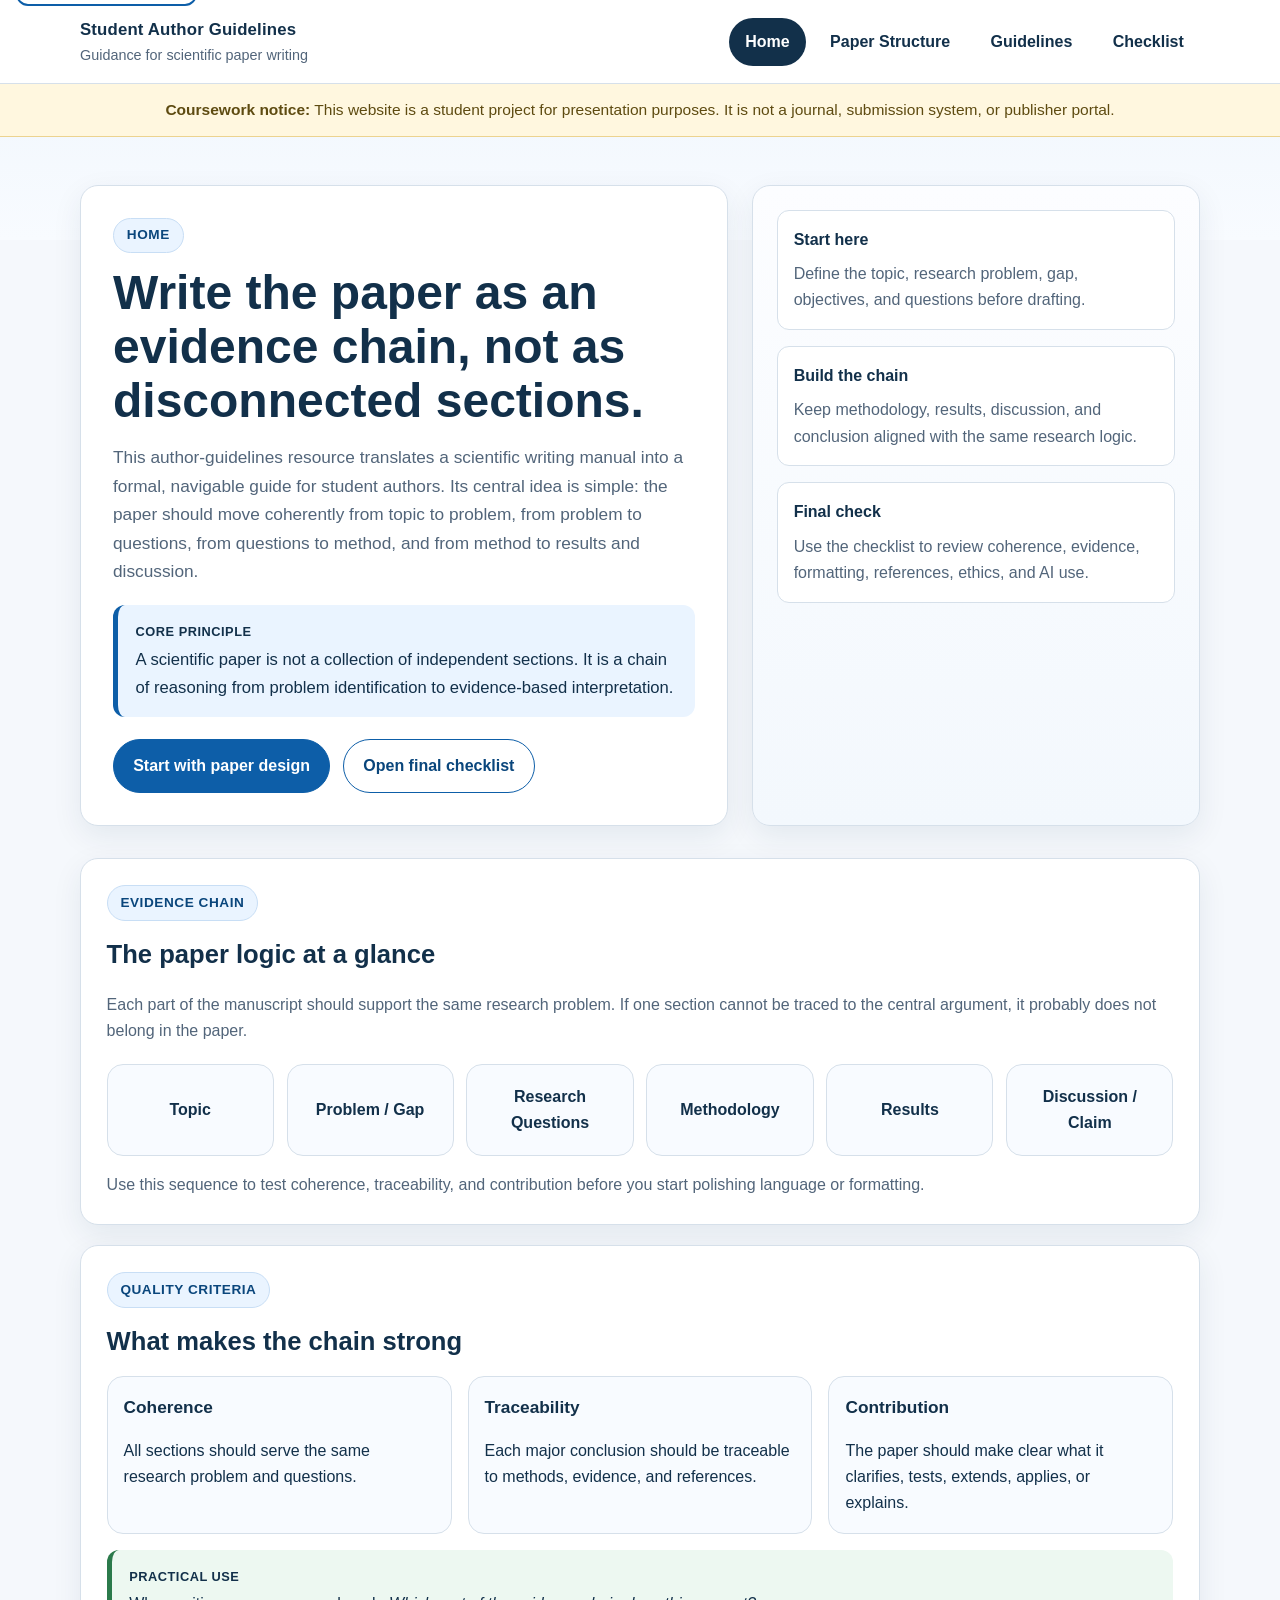
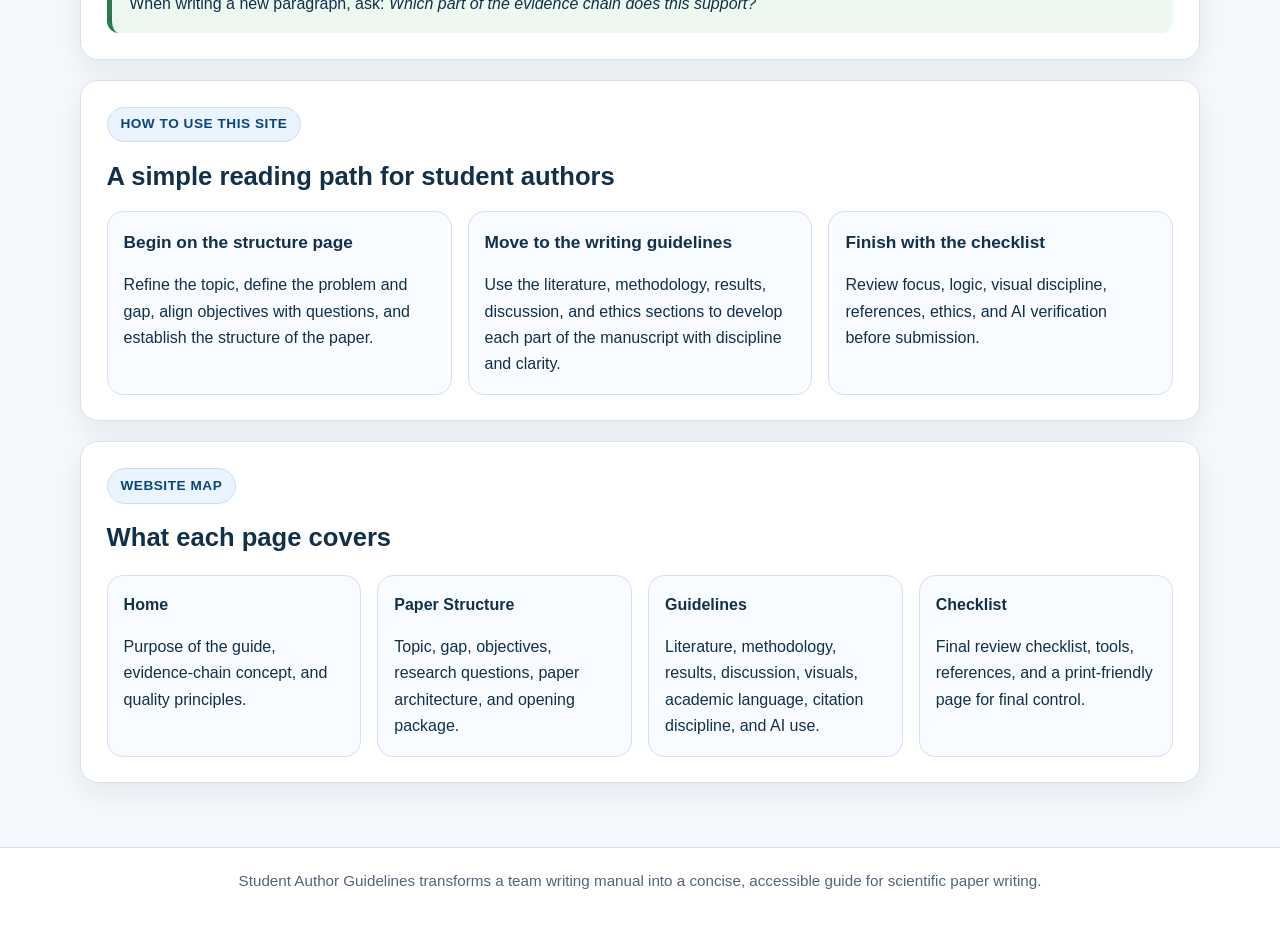
<file: docs/index.html>
<!doctype html>
<html lang="en">

<head>
  <meta charset="utf-8">
  <meta name="viewport" content="width=device-width, initial-scale=1">
  <title>Student Author Guidelines | Home</title>
  <meta name="description" content="Student author guidelines for scientific paper writing.">
  <link rel="stylesheet" href="styles.css">
</head>

<body>
  <a class="skip-link" href="#main-content">Skip to main content</a>

  <header class="site-header">
    <div class="container header-inner">
      <a class="brand" href="index.html">
        <span class="brand-title">Student Author Guidelines</span>
        <span class="brand-subtitle">Guidance for scientific paper writing</span>
      </a>

      <nav class="main-nav" aria-label="Primary navigation">
        <a href="index.html" aria-current="page">Home</a>
        <a href="paper-structure.html">Paper Structure</a>
        <a href="guidelines.html">Guidelines</a>
        <a href="checklist.html">Checklist</a>
      </nav>
    </div>
  </header>

  <div class="notice-bar">
    <div class="container">
      <strong>Coursework notice:</strong> This website is a student project for presentation purposes. It is not a
      journal, submission system, or publisher portal.
    </div>
  </div>

  <main id="main-content">
    <section class="hero">
      <div class="container hero-grid">
        <div class="panel hero-panel">
          <span class="kicker">Home</span>
          <h1>Write the paper as an evidence chain, not as disconnected sections.</h1>
          <p class="lead">
            This author-guidelines resource translates a scientific writing manual into a formal,
            navigable guide for student authors. Its central idea is simple: the paper should move
            coherently from topic to problem, from problem to questions, from questions to method, and
            from method to results and discussion.
          </p>

          <div class="callout">
            <strong class="label">Core principle</strong>
            <p class="quote-block">
              A scientific paper is not a collection of independent sections. It is a chain of reasoning
              from problem identification to evidence-based interpretation.
            </p>
          </div>

          <div class="hero-actions">
            <a class="button primary" href="paper-structure.html">Start with paper design</a>
            <a class="button secondary" href="checklist.html">Open final checklist</a>
          </div>
        </div>

        <aside class="panel hero-side" aria-label="Quick start">
          <div class="quick-facts">
            <div class="fact-card">
              <h2>Start here</h2>
              <p>Define the topic, research problem, gap, objectives, and questions before drafting.</p>
            </div>
            <div class="fact-card">
              <h2>Build the chain</h2>
              <p>Keep methodology, results, discussion, and conclusion aligned with the same research logic.</p>
            </div>
            <div class="fact-card">
              <h2>Final check</h2>
              <p>Use the checklist to review coherence, evidence, formatting, references, ethics, and AI use.</p>
            </div>
          </div>
        </aside>
      </div>
    </section>

    <section class="page-layout">
      <div class="container content-stack">
        <section class="panel section-card" aria-labelledby="evidence-chain-heading">
          <span class="kicker">Evidence chain</span>
          <h2 id="evidence-chain-heading">The paper logic at a glance</h2>
          <p class="intro-text">
            Each part of the manuscript should support the same research problem. If one section cannot be
            traced to the central argument, it probably does not belong in the paper.
          </p>

          <div class="chain" aria-label="Scientific paper evidence chain">
            <div class="chain-step">Topic</div>
            <div class="chain-step">Problem / Gap</div>
            <div class="chain-step">Research Questions</div>
            <div class="chain-step">Methodology</div>
            <div class="chain-step">Results</div>
            <div class="chain-step">Discussion / Claim</div>
          </div>

          <p class="chain-note">
            Use this sequence to test coherence, traceability, and contribution before you start polishing
            language or formatting.
          </p>
        </section>

        <section class="panel section-card" aria-labelledby="principles-heading">
          <span class="kicker">Quality criteria</span>
          <h2 id="principles-heading">What makes the chain strong</h2>

          <div class="card-grid three">
            <article class="info-card">
              <h3>Coherence</h3>
              <p>All sections should serve the same research problem and questions.</p>
            </article>

            <article class="info-card">
              <h3>Traceability</h3>
              <p>Each major conclusion should be traceable to methods, evidence, and references.</p>
            </article>

            <article class="info-card">
              <h3>Contribution</h3>
              <p>The paper should make clear what it clarifies, tests, extends, applies, or explains.</p>
            </article>
          </div>

          <div class="callout success">
            <strong class="label">Practical use</strong>
            When writing a new paragraph, ask: <em>Which part of the evidence chain does this support?</em>
          </div>
        </section>

        <section class="panel section-card" aria-labelledby="how-to-use-heading">
          <span class="kicker">How to use this site</span>
          <h2 id="how-to-use-heading">A simple reading path for student authors</h2>

          <div class="card-grid three">
            <article class="info-card">
              <h3>Begin on the structure page</h3>
              <p>
                Refine the topic, define the problem and gap, align objectives with questions, and establish
                the structure of the paper.
              </p>
            </article>

            <article class="info-card">
              <h3>Move to the writing guidelines</h3>
              <p>
                Use the literature, methodology, results, discussion, and ethics sections to develop each
                part of the manuscript with discipline and clarity.
              </p>
            </article>

            <article class="info-card">
              <h3>Finish with the checklist</h3>
              <p>
                Review focus, logic, visual discipline, references, ethics, and AI verification before submission.
              </p>
            </article>
          </div>
        </section>

        <section class="panel section-card" aria-labelledby="site-map-heading">
          <span class="kicker">Website map</span>
          <h2 id="site-map-heading">What each page covers</h2>

          <div class="site-map-grid">
            <article class="site-map-card">
              <h3>Home</h3>
              <p>Purpose of the guide, evidence-chain concept, and quality principles.</p>
            </article>

            <article class="site-map-card">
              <h3>Paper Structure</h3>
              <p>Topic, gap, objectives, research questions, paper architecture, and opening package.</p>
            </article>

            <article class="site-map-card">
              <h3>Guidelines</h3>
              <p>Literature, methodology, results, discussion, visuals, academic language, citation discipline, and AI
                use.</p>
            </article>

            <article class="site-map-card">
              <h3>Checklist</h3>
              <p>Final review checklist, tools, references, and a print-friendly page for final control.</p>
            </article>
          </div>
        </section>
      </div>
    </section>
  </main>

  <footer class="footer">
    <div class="container">
      Student Author Guidelines transforms a team writing manual into a concise, accessible guide for scientific paper
      writing.
    </div>
  </footer>
</body>

</html>
</file>
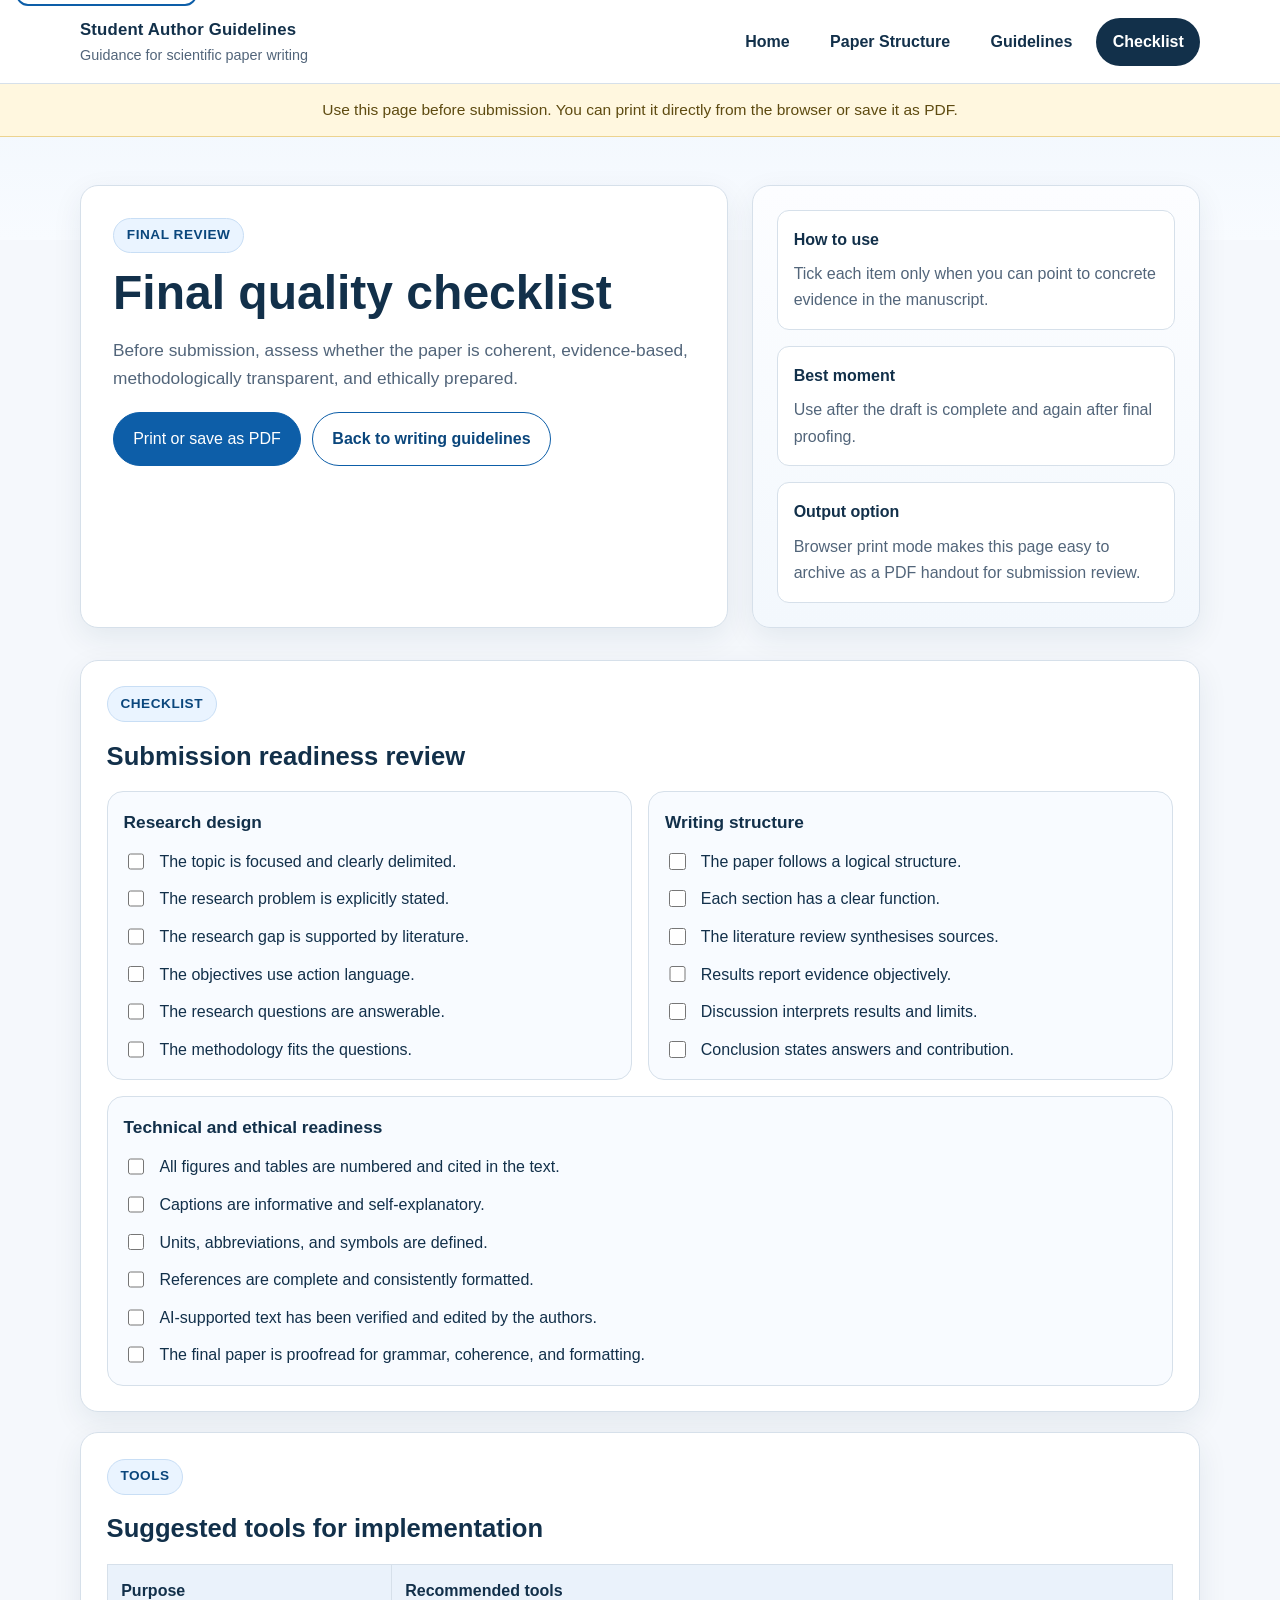
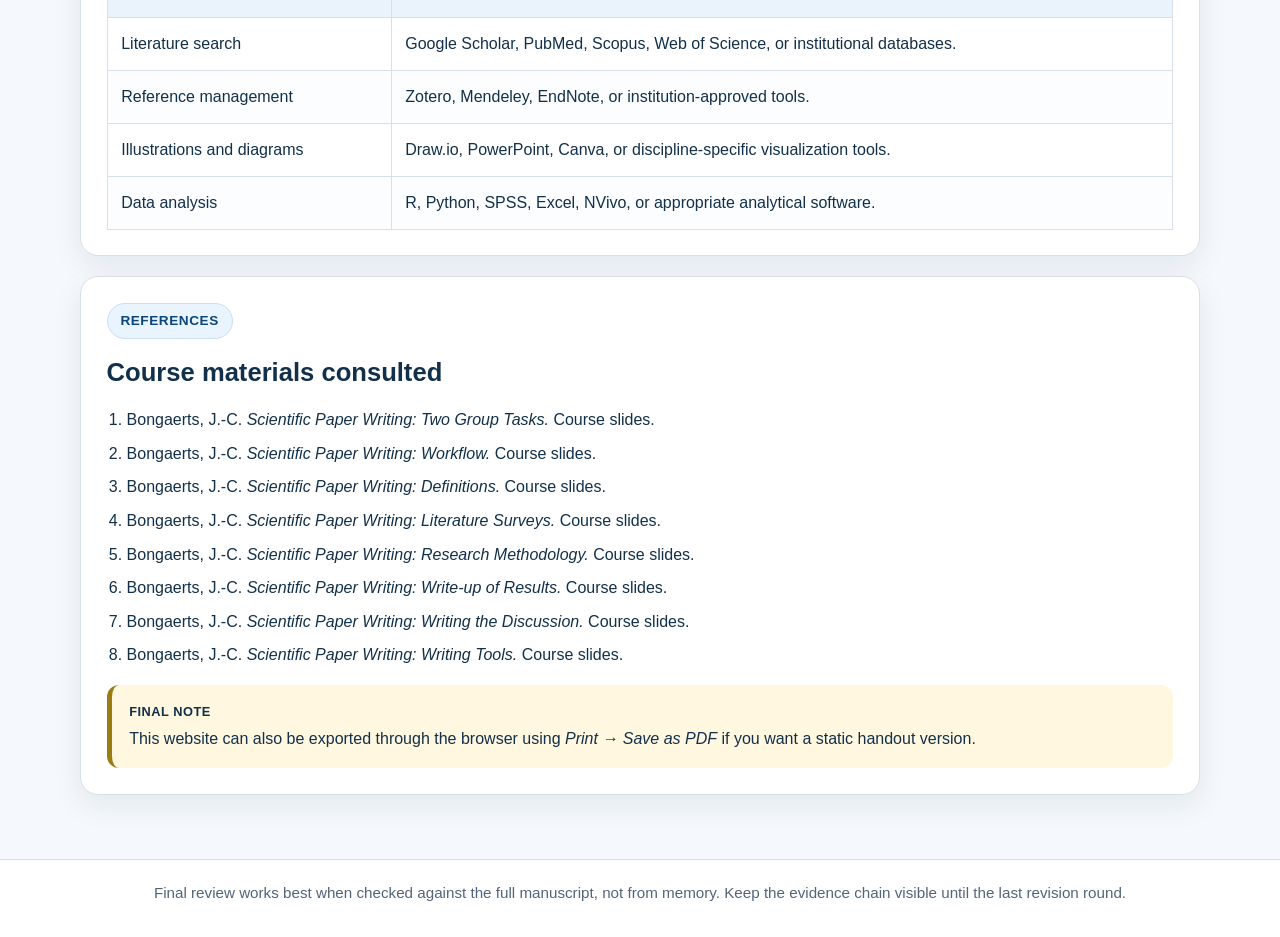
<file: docs/checklist.html>
<!doctype html>
<html lang="en">

<head>
  <meta charset="utf-8">
  <meta name="viewport" content="width=device-width, initial-scale=1">
  <title>Student Author Guidelines | Checklist</title>
  <meta name="description" content="Final quality checklist, tools, references, and print-friendly review page.">
  <link rel="stylesheet" href="styles.css">
</head>

<body>
  <a class="skip-link" href="#main-content">Skip to main content</a>

  <header class="site-header">
    <div class="container header-inner">
      <a class="brand" href="index.html">
        <span class="brand-title">Student Author Guidelines</span>
        <span class="brand-subtitle">Guidance for scientific paper writing</span>
      </a>

      <nav class="main-nav" aria-label="Primary navigation">
        <a href="index.html">Home</a>
        <a href="paper-structure.html">Paper Structure</a>
        <a href="guidelines.html">Guidelines</a>
        <a href="checklist.html" aria-current="page">Checklist</a>
      </nav>
    </div>
  </header>

  <div class="notice-bar">
    <div class="container">
      Use this page before submission. You can print it directly from the browser or save it as PDF.
    </div>
  </div>

  <main id="main-content">
    <section class="hero">
      <div class="container hero-grid">
        <div class="panel hero-panel">
          <span class="kicker">Final review</span>
          <h1>Final quality checklist</h1>
          <p class="lead">
            Before submission, assess whether the paper is coherent, evidence-based, methodologically transparent,
            and ethically prepared.
          </p>

          <div class="toolbar">
            <button class="button primary print-button" type="button" onclick="window.print()">Print or save as
              PDF</button>
            <a class="button secondary" href="guidelines.html">Back to writing guidelines</a>
          </div>
        </div>

        <aside class="panel hero-side" aria-label="Checklist help">
          <div class="quick-facts">
            <div class="fact-card">
              <h2>How to use</h2>
              <p>Tick each item only when you can point to concrete evidence in the manuscript.</p>
            </div>
            <div class="fact-card">
              <h2>Best moment</h2>
              <p>Use after the draft is complete and again after final proofing.</p>
            </div>
            <div class="fact-card">
              <h2>Output option</h2>
              <p>Browser print mode makes this page easy to archive as a PDF handout for submission review.</p>
            </div>
          </div>
        </aside>
      </div>
    </section>

    <section class="page-layout">
      <div class="container content-stack">
        <section class="panel section-card" id="checklist">
          <span class="kicker">Checklist</span>
          <h2>Submission readiness review</h2>

          <div class="checklist-grid">
            <section class="checklist-card" aria-labelledby="research-design-heading">
              <h3 id="research-design-heading">Research design</h3>
              <div class="checkbox-list">
                <label class="checkbox-item"><input type="checkbox"> <span>The topic is focused and clearly
                    delimited.</span></label>
                <label class="checkbox-item"><input type="checkbox"> <span>The research problem is explicitly
                    stated.</span></label>
                <label class="checkbox-item"><input type="checkbox"> <span>The research gap is supported by
                    literature.</span></label>
                <label class="checkbox-item"><input type="checkbox"> <span>The objectives use action
                    language.</span></label>
                <label class="checkbox-item"><input type="checkbox"> <span>The research questions are
                    answerable.</span></label>
                <label class="checkbox-item"><input type="checkbox"> <span>The methodology fits the
                    questions.</span></label>
              </div>
            </section>

            <section class="checklist-card" aria-labelledby="writing-structure-heading">
              <h3 id="writing-structure-heading">Writing structure</h3>
              <div class="checkbox-list">
                <label class="checkbox-item"><input type="checkbox"> <span>The paper follows a logical
                    structure.</span></label>
                <label class="checkbox-item"><input type="checkbox"> <span>Each section has a clear
                    function.</span></label>
                <label class="checkbox-item"><input type="checkbox"> <span>The literature review synthesises
                    sources.</span></label>
                <label class="checkbox-item"><input type="checkbox"> <span>Results report evidence
                    objectively.</span></label>
                <label class="checkbox-item"><input type="checkbox"> <span>Discussion interprets results and
                    limits.</span></label>
                <label class="checkbox-item"><input type="checkbox"> <span>Conclusion states answers and
                    contribution.</span></label>
              </div>
            </section>
          </div>

          <section class="checklist-card" aria-labelledby="technical-ethical-heading" style="margin-top: 1rem;">
            <h3 id="technical-ethical-heading">Technical and ethical readiness</h3>
            <div class="checkbox-list">
              <label class="checkbox-item"><input type="checkbox"> <span>All figures and tables are numbered and cited
                  in the text.</span></label>
              <label class="checkbox-item"><input type="checkbox"> <span>Captions are informative and
                  self-explanatory.</span></label>
              <label class="checkbox-item"><input type="checkbox"> <span>Units, abbreviations, and symbols are
                  defined.</span></label>
              <label class="checkbox-item"><input type="checkbox"> <span>References are complete and consistently
                  formatted.</span></label>
              <label class="checkbox-item"><input type="checkbox"> <span>AI-supported text has been verified and edited
                  by the authors.</span></label>
              <label class="checkbox-item"><input type="checkbox"> <span>The final paper is proofread for grammar,
                  coherence, and formatting.</span></label>
            </div>
          </section>
        </section>

        <section class="panel section-card" id="tools">
          <span class="kicker">Tools</span>
          <h2>Suggested tools for implementation</h2>
          <div class="table-wrap">
            <table class="data-table">
              <thead>
                <tr>
                  <th>Purpose</th>
                  <th>Recommended tools</th>
                </tr>
              </thead>
              <tbody>
                <tr>
                  <td>Literature search</td>
                  <td>Google Scholar, PubMed, Scopus, Web of Science, or institutional databases.</td>
                </tr>
                <tr>
                  <td>Reference management</td>
                  <td>Zotero, Mendeley, EndNote, or institution-approved tools.</td>
                </tr>
                <tr>
                  <td>Illustrations and diagrams</td>
                  <td>Draw.io, PowerPoint, Canva, or discipline-specific visualization tools.</td>
                </tr>
                <tr>
                  <td>Data analysis</td>
                  <td>R, Python, SPSS, Excel, NVivo, or appropriate analytical software.</td>
                </tr>
              </tbody>
            </table>
          </div>
        </section>

        <section class="panel section-card" id="references">
          <span class="kicker">References</span>
          <h2>Course materials consulted</h2>
          <ol class="reference-list">
            <li>Bongaerts, J.-C. <em>Scientific Paper Writing: Two Group Tasks.</em> Course slides.</li>
            <li>Bongaerts, J.-C. <em>Scientific Paper Writing: Workflow.</em> Course slides.</li>
            <li>Bongaerts, J.-C. <em>Scientific Paper Writing: Definitions.</em> Course slides.</li>
            <li>Bongaerts, J.-C. <em>Scientific Paper Writing: Literature Surveys.</em> Course slides.</li>
            <li>Bongaerts, J.-C. <em>Scientific Paper Writing: Research Methodology.</em> Course slides.</li>
            <li>Bongaerts, J.-C. <em>Scientific Paper Writing: Write-up of Results.</em> Course slides.</li>
            <li>Bongaerts, J.-C. <em>Scientific Paper Writing: Writing the Discussion.</em> Course slides.</li>
            <li>Bongaerts, J.-C. <em>Scientific Paper Writing: Writing Tools.</em> Course slides.</li>
          </ol>

          <div class="callout warn">
            <strong class="label">Final note</strong>
            This website can also be exported through the browser using <em>Print → Save as PDF</em> if you want a
            static handout version.
          </div>
        </section>
      </div>
    </section>
  </main>

  <footer class="footer">
    <div class="container">
      Final review works best when checked against the full manuscript, not from memory. Keep the evidence chain visible
      until the last revision round.
    </div>
  </footer>
</body>

</html>
</file>
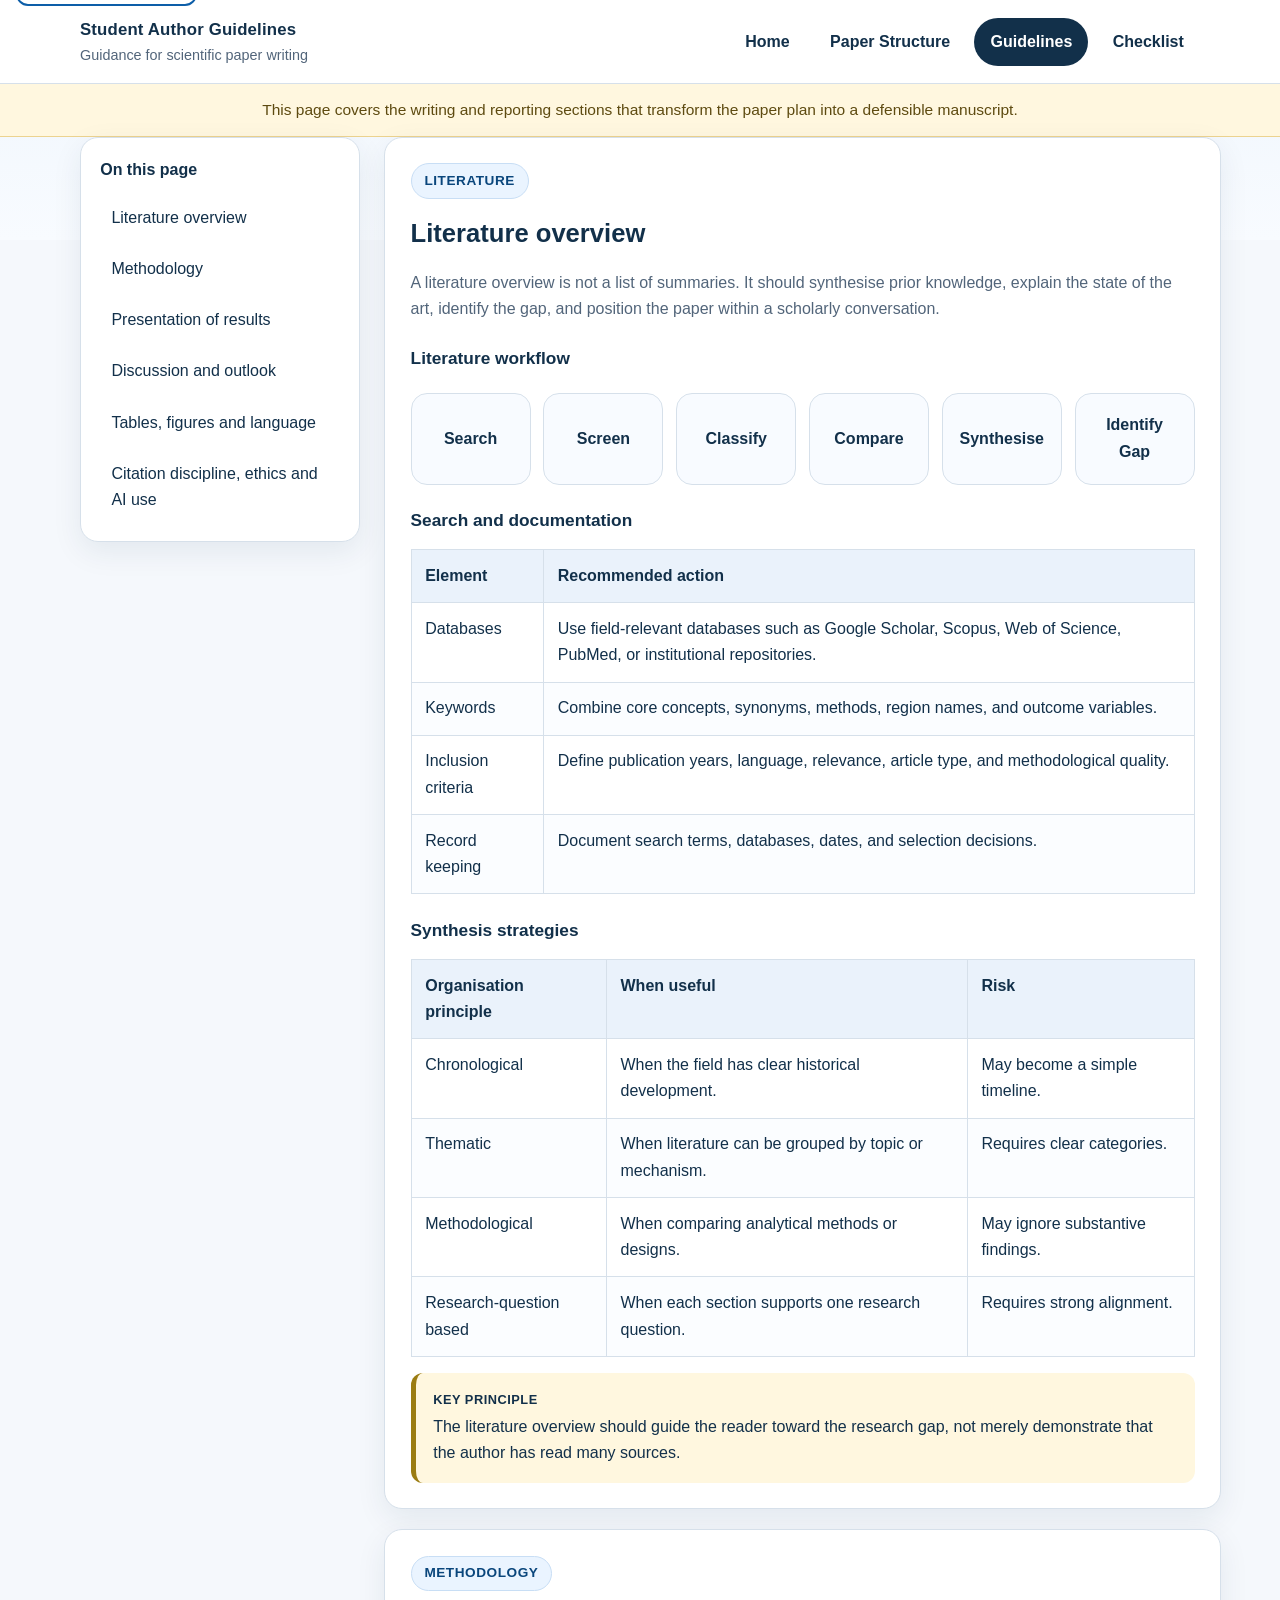
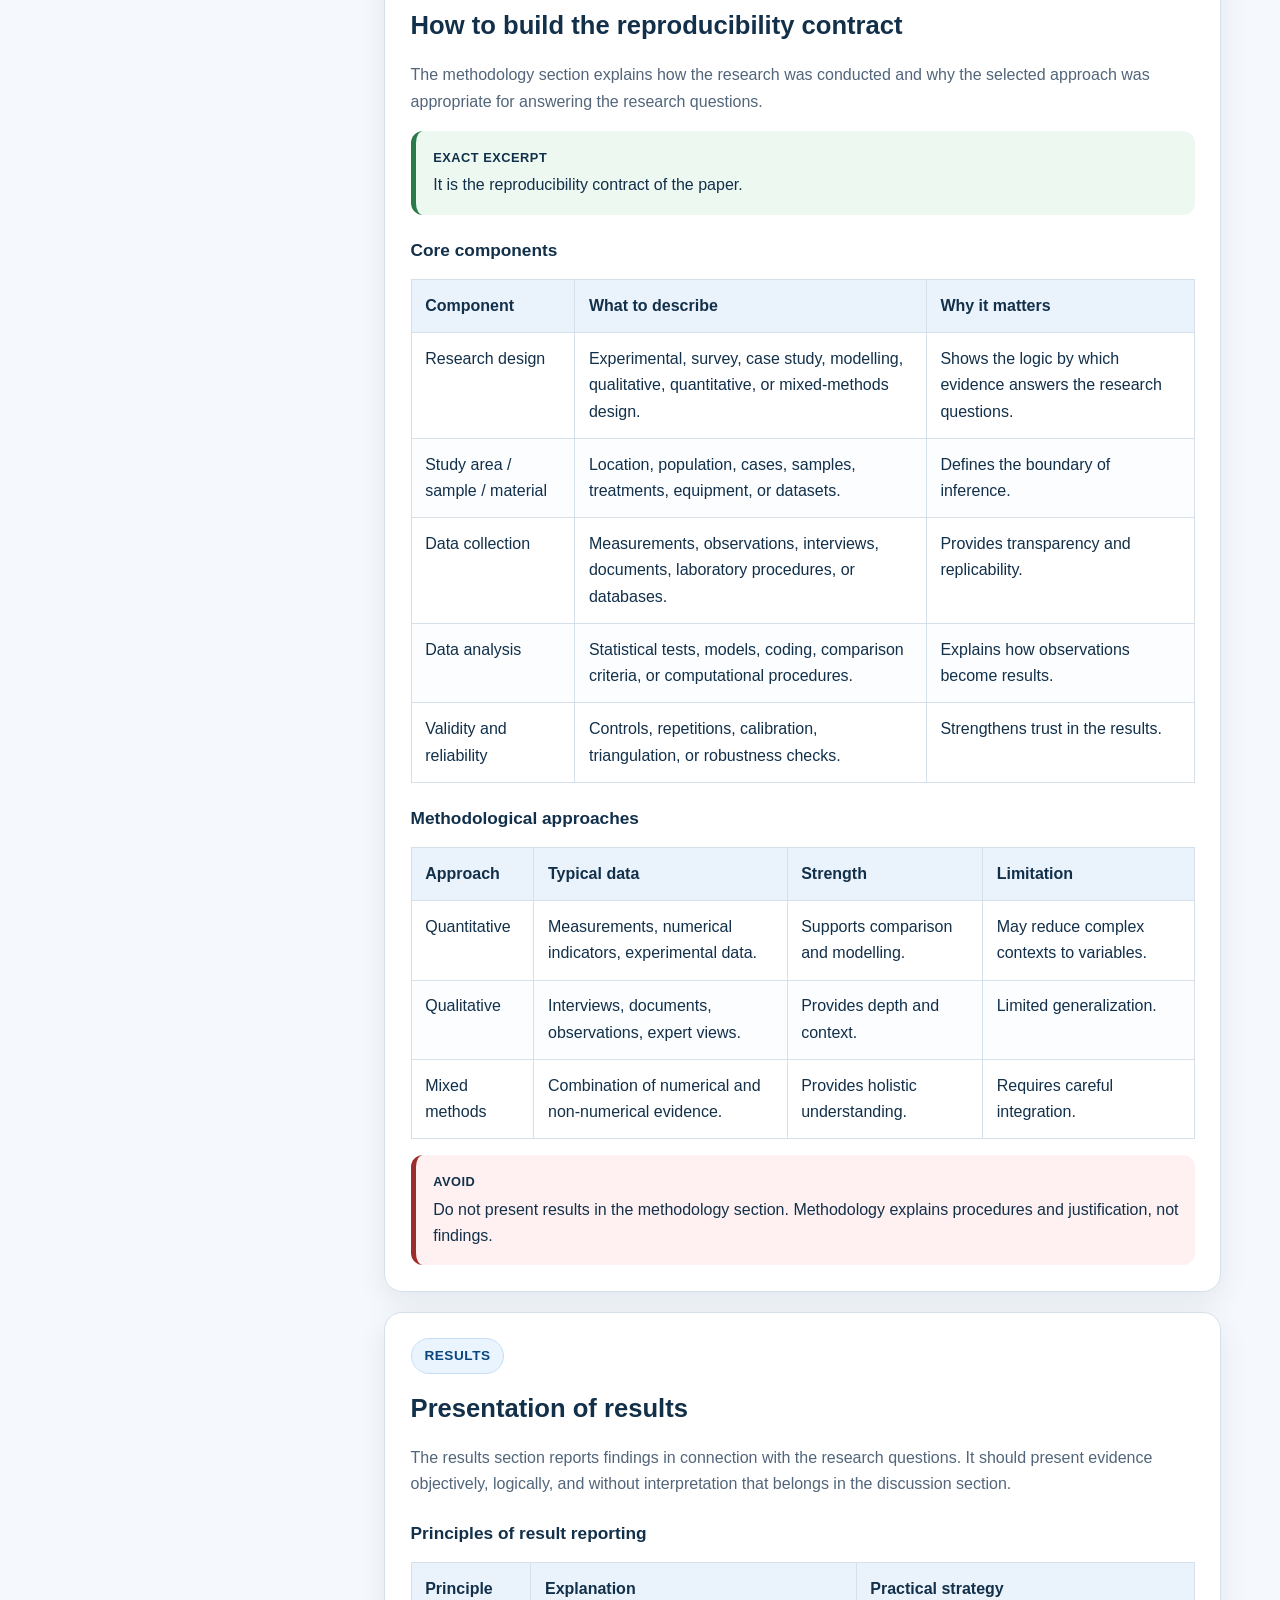
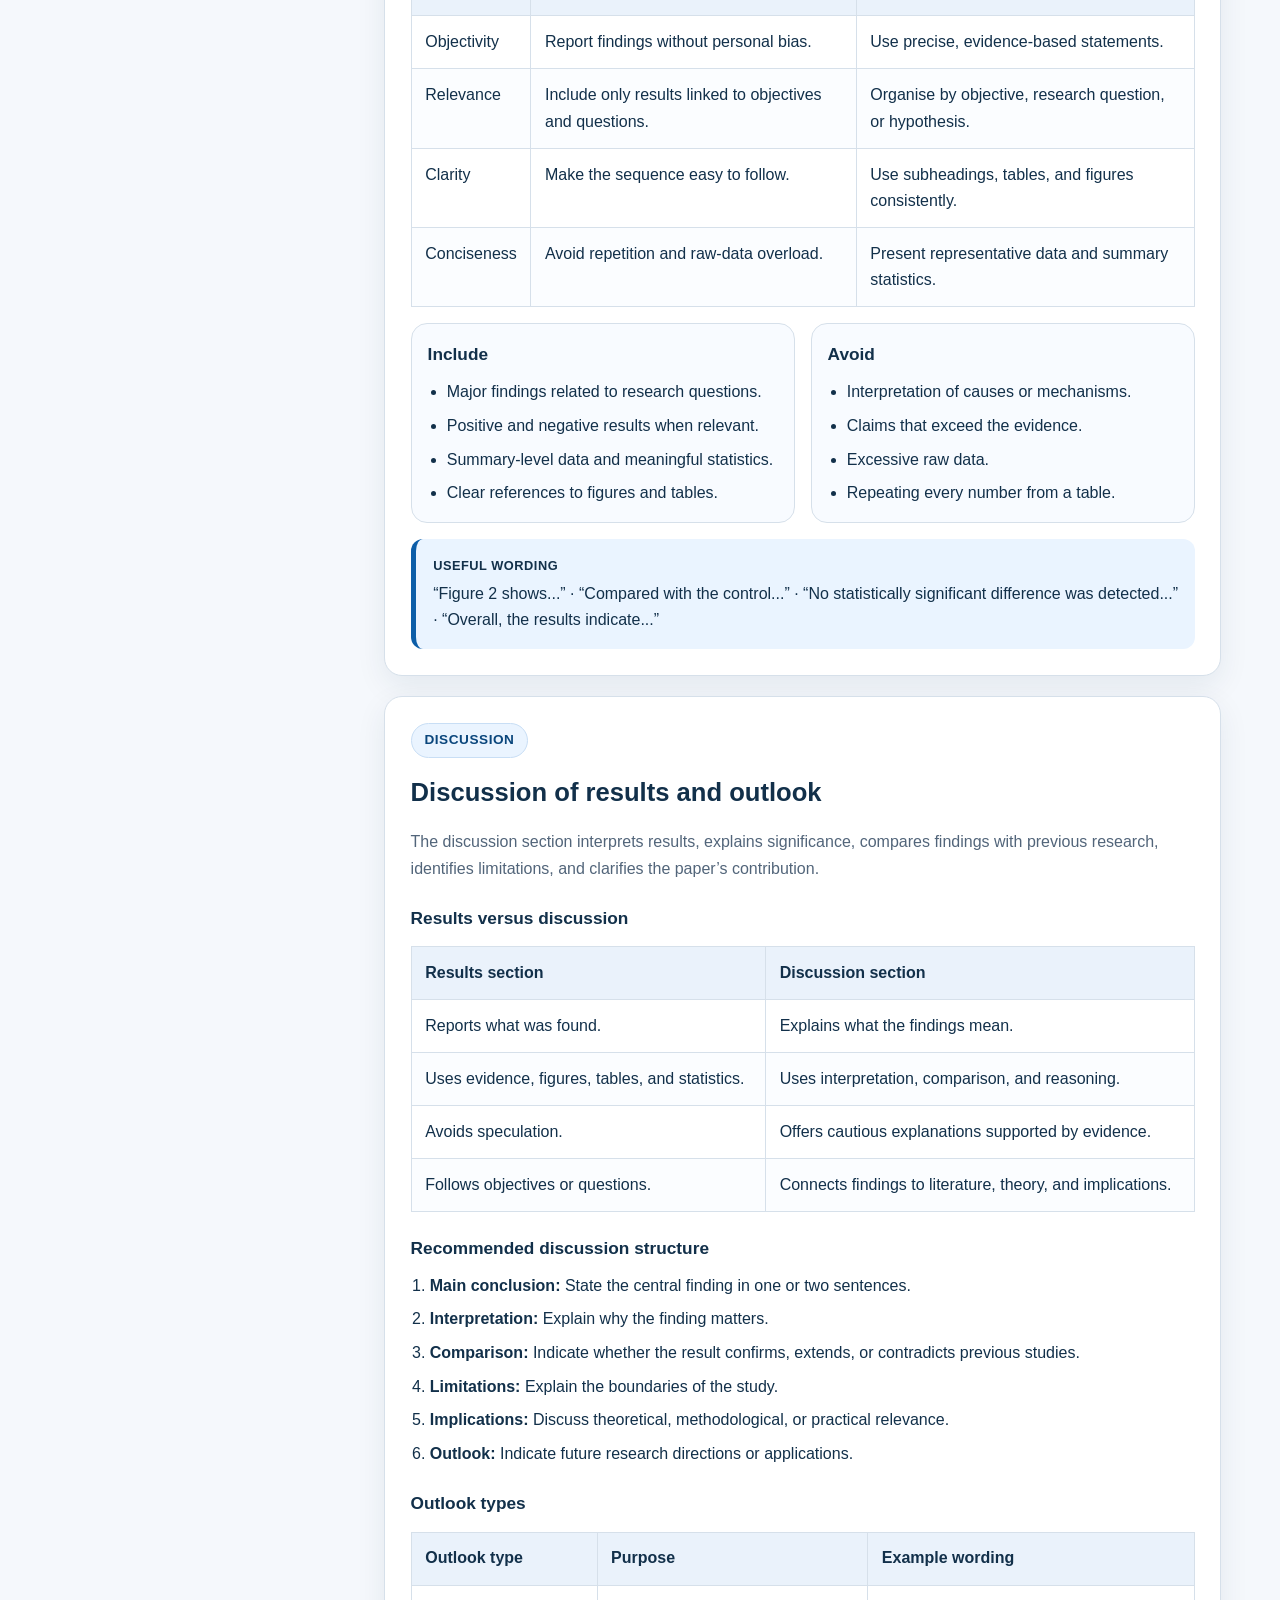
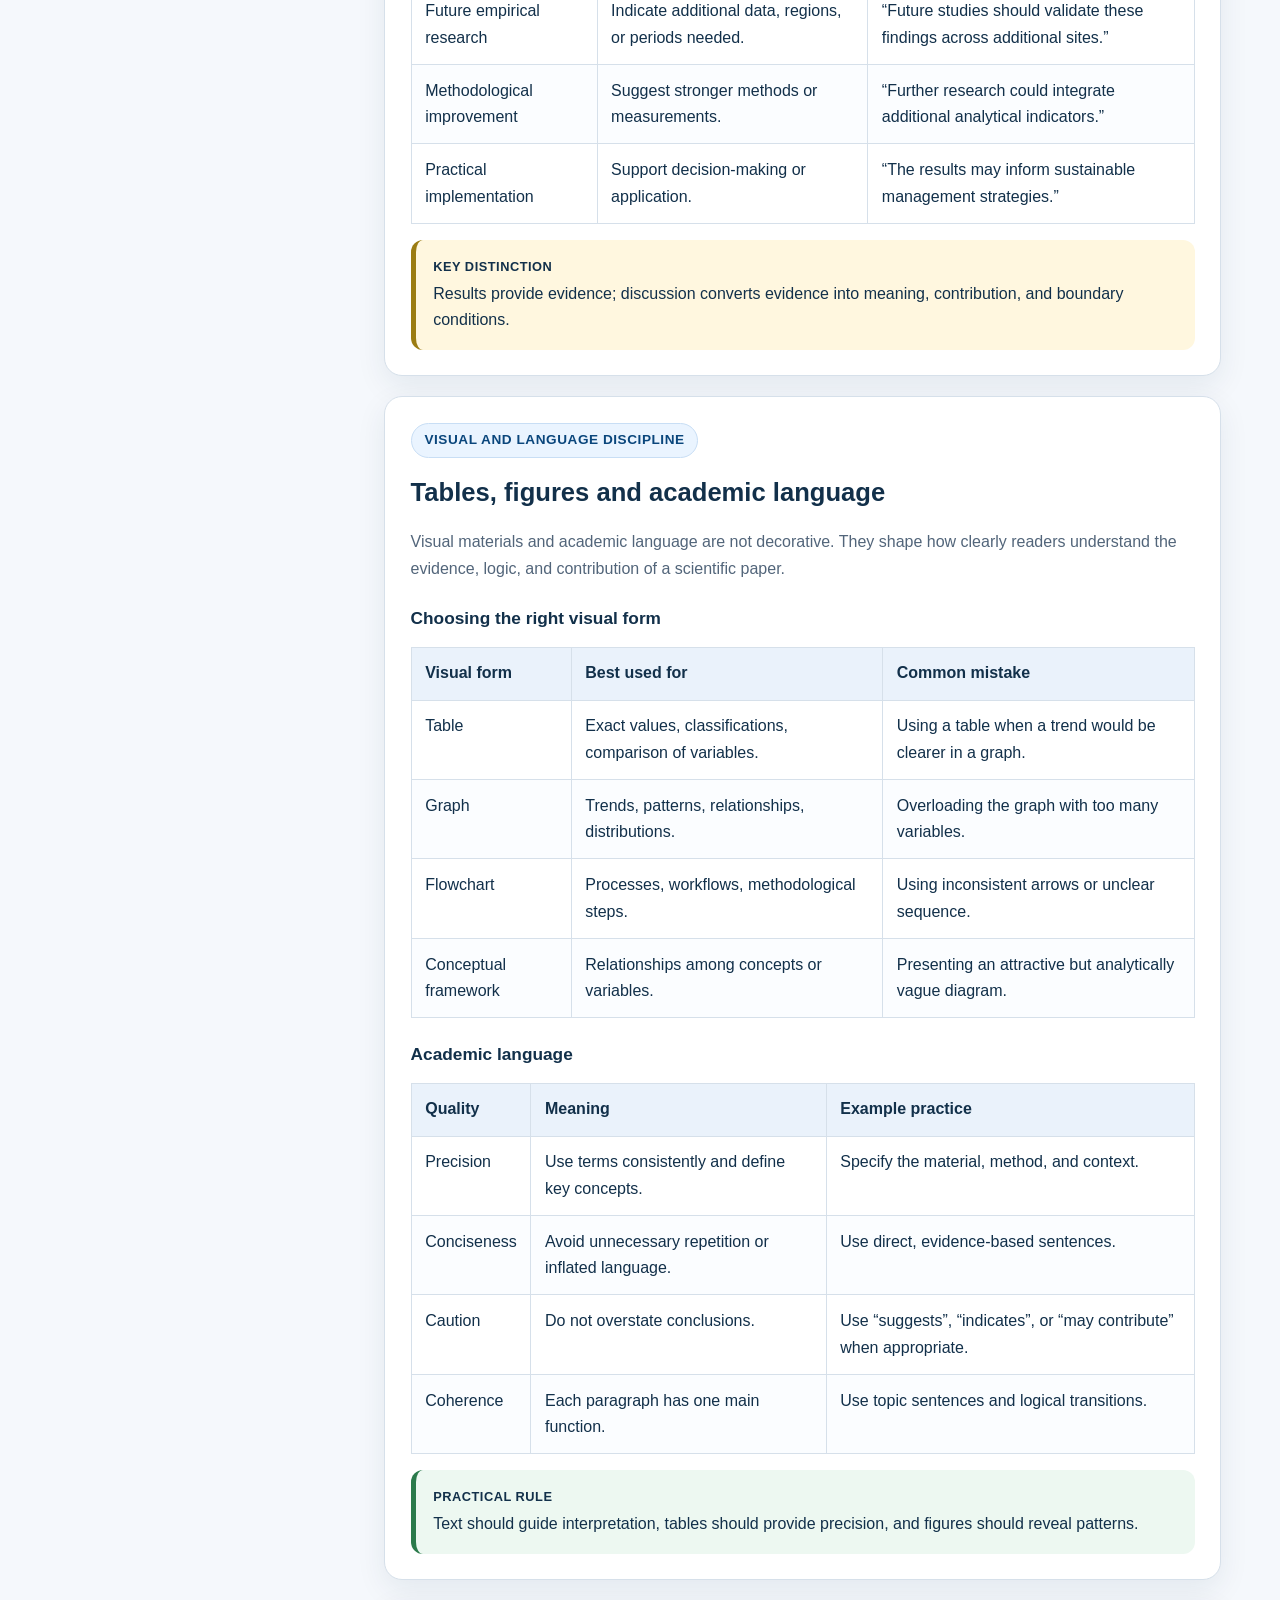
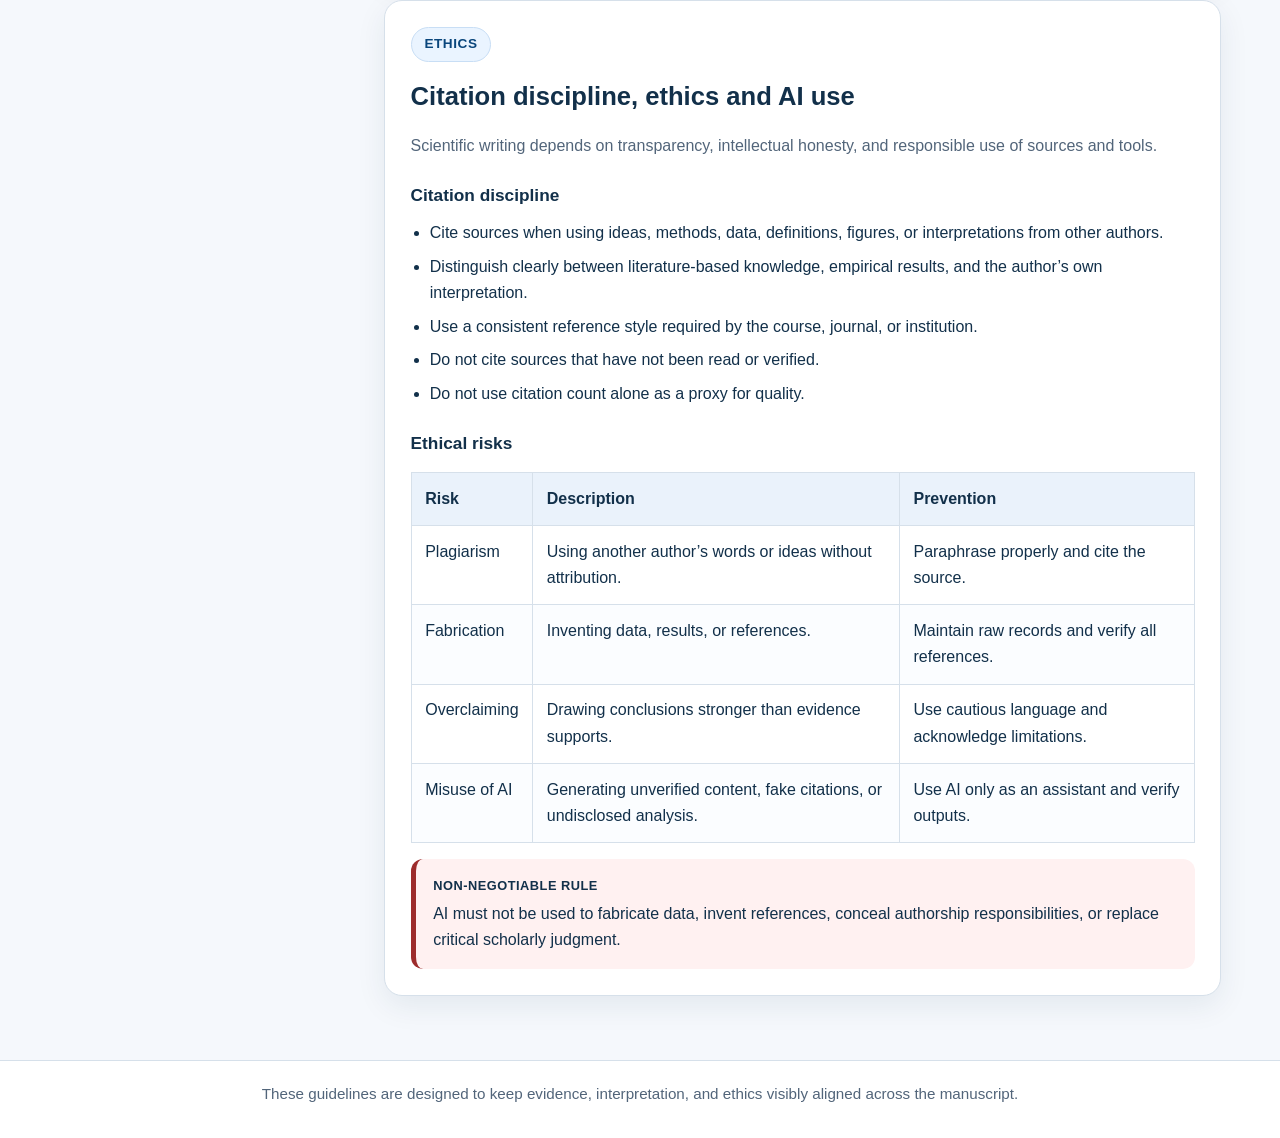
<file: docs/guidelines.html>
<!doctype html>
<html lang="en">

<head>
  <meta charset="utf-8">
  <meta name="viewport" content="width=device-width, initial-scale=1">
  <title>Student Author Guidelines | Guidelines</title>
  <meta name="description"
    content="Literature overview, methodology, results, discussion, visuals, language, and ethics.">
  <link rel="stylesheet" href="styles.css">
</head>

<body>
  <a class="skip-link" href="#main-content">Skip to main content</a>

  <header class="site-header">
    <div class="container header-inner">
      <a class="brand" href="index.html">
        <span class="brand-title">Student Author Guidelines</span>
        <span class="brand-subtitle">Guidance for scientific paper writing</span>
      </a>

      <nav class="main-nav" aria-label="Primary navigation">
        <a href="index.html">Home</a>
        <a href="paper-structure.html">Paper Structure</a>
        <a href="guidelines.html" aria-current="page">Guidelines</a>
        <a href="checklist.html">Checklist</a>
      </nav>
    </div>
  </header>

  <div class="notice-bar">
    <div class="container">
      This page covers the writing and reporting sections that transform the paper plan into a defensible manuscript.
    </div>
  </div>

  <main id="main-content" class="page-layout">
    <div class="container page-grid">
      <aside class="panel side-nav" aria-label="On-page navigation">
        <h2>On this page</h2>
        <ul>
          <li><a href="#literature">Literature overview</a></li>
          <li><a href="#methodology">Methodology</a></li>
          <li><a href="#results">Presentation of results</a></li>
          <li><a href="#discussion">Discussion and outlook</a></li>
          <li><a href="#visuals">Tables, figures and language</a></li>
          <li><a href="#ethics">Citation discipline, ethics and AI use</a></li>
        </ul>
      </aside>

      <div class="content-stack">
        <section id="literature" class="panel section-card">
          <span class="kicker">Literature</span>
          <h2>Literature overview</h2>
          <p class="intro-text">
            A literature overview is not a list of summaries. It should synthesise prior knowledge, explain the
            state of the art, identify the gap, and position the paper within a scholarly conversation.
          </p>

          <h3>Literature workflow</h3>
          <div class="chain" aria-label="Literature workflow">
            <div class="chain-step">Search</div>
            <div class="chain-step">Screen</div>
            <div class="chain-step">Classify</div>
            <div class="chain-step">Compare</div>
            <div class="chain-step">Synthesise</div>
            <div class="chain-step">Identify Gap</div>
          </div>

          <h3>Search and documentation</h3>
          <div class="table-wrap">
            <table class="data-table">
              <thead>
                <tr>
                  <th>Element</th>
                  <th>Recommended action</th>
                </tr>
              </thead>
              <tbody>
                <tr>
                  <td>Databases</td>
                  <td>Use field-relevant databases such as Google Scholar, Scopus, Web of Science, PubMed, or
                    institutional repositories.</td>
                </tr>
                <tr>
                  <td>Keywords</td>
                  <td>Combine core concepts, synonyms, methods, region names, and outcome variables.</td>
                </tr>
                <tr>
                  <td>Inclusion criteria</td>
                  <td>Define publication years, language, relevance, article type, and methodological quality.</td>
                </tr>
                <tr>
                  <td>Record keeping</td>
                  <td>Document search terms, databases, dates, and selection decisions.</td>
                </tr>
              </tbody>
            </table>
          </div>

          <h3>Synthesis strategies</h3>
          <div class="table-wrap">
            <table class="data-table">
              <thead>
                <tr>
                  <th>Organisation principle</th>
                  <th>When useful</th>
                  <th>Risk</th>
                </tr>
              </thead>
              <tbody>
                <tr>
                  <td>Chronological</td>
                  <td>When the field has clear historical development.</td>
                  <td>May become a simple timeline.</td>
                </tr>
                <tr>
                  <td>Thematic</td>
                  <td>When literature can be grouped by topic or mechanism.</td>
                  <td>Requires clear categories.</td>
                </tr>
                <tr>
                  <td>Methodological</td>
                  <td>When comparing analytical methods or designs.</td>
                  <td>May ignore substantive findings.</td>
                </tr>
                <tr>
                  <td>Research-question based</td>
                  <td>When each section supports one research question.</td>
                  <td>Requires strong alignment.</td>
                </tr>
              </tbody>
            </table>
          </div>

          <div class="callout warn">
            <strong class="label">Key principle</strong>
            The literature overview should guide the reader toward the research gap, not merely demonstrate that the
            author has read many sources.
          </div>
        </section>

        <section id="methodology" class="panel section-card">
          <span class="kicker">Methodology</span>
          <h2>How to build the reproducibility contract</h2>
          <p class="intro-text">
            The methodology section explains how the research was conducted and why the selected approach was
            appropriate for answering the research questions.
          </p>

          <div class="callout success">
            <strong class="label">Exact excerpt</strong>
            It is the reproducibility contract of the paper.
          </div>

          <h3>Core components</h3>
          <div class="table-wrap">
            <table class="data-table">
              <thead>
                <tr>
                  <th>Component</th>
                  <th>What to describe</th>
                  <th>Why it matters</th>
                </tr>
              </thead>
              <tbody>
                <tr>
                  <td>Research design</td>
                  <td>Experimental, survey, case study, modelling, qualitative, quantitative, or mixed-methods design.
                  </td>
                  <td>Shows the logic by which evidence answers the research questions.</td>
                </tr>
                <tr>
                  <td>Study area / sample / material</td>
                  <td>Location, population, cases, samples, treatments, equipment, or datasets.</td>
                  <td>Defines the boundary of inference.</td>
                </tr>
                <tr>
                  <td>Data collection</td>
                  <td>Measurements, observations, interviews, documents, laboratory procedures, or databases.</td>
                  <td>Provides transparency and replicability.</td>
                </tr>
                <tr>
                  <td>Data analysis</td>
                  <td>Statistical tests, models, coding, comparison criteria, or computational procedures.</td>
                  <td>Explains how observations become results.</td>
                </tr>
                <tr>
                  <td>Validity and reliability</td>
                  <td>Controls, repetitions, calibration, triangulation, or robustness checks.</td>
                  <td>Strengthens trust in the results.</td>
                </tr>
              </tbody>
            </table>
          </div>

          <h3>Methodological approaches</h3>
          <div class="table-wrap">
            <table class="data-table">
              <thead>
                <tr>
                  <th>Approach</th>
                  <th>Typical data</th>
                  <th>Strength</th>
                  <th>Limitation</th>
                </tr>
              </thead>
              <tbody>
                <tr>
                  <td>Quantitative</td>
                  <td>Measurements, numerical indicators, experimental data.</td>
                  <td>Supports comparison and modelling.</td>
                  <td>May reduce complex contexts to variables.</td>
                </tr>
                <tr>
                  <td>Qualitative</td>
                  <td>Interviews, documents, observations, expert views.</td>
                  <td>Provides depth and context.</td>
                  <td>Limited generalization.</td>
                </tr>
                <tr>
                  <td>Mixed methods</td>
                  <td>Combination of numerical and non-numerical evidence.</td>
                  <td>Provides holistic understanding.</td>
                  <td>Requires careful integration.</td>
                </tr>
              </tbody>
            </table>
          </div>

          <div class="callout danger">
            <strong class="label">Avoid</strong>
            Do not present results in the methodology section. Methodology explains procedures and justification, not
            findings.
          </div>
        </section>

        <section id="results" class="panel section-card">
          <span class="kicker">Results</span>
          <h2>Presentation of results</h2>
          <p class="intro-text">
            The results section reports findings in connection with the research questions. It should present
            evidence objectively, logically, and without interpretation that belongs in the discussion section.
          </p>

          <h3>Principles of result reporting</h3>
          <div class="table-wrap">
            <table class="data-table">
              <thead>
                <tr>
                  <th>Principle</th>
                  <th>Explanation</th>
                  <th>Practical strategy</th>
                </tr>
              </thead>
              <tbody>
                <tr>
                  <td>Objectivity</td>
                  <td>Report findings without personal bias.</td>
                  <td>Use precise, evidence-based statements.</td>
                </tr>
                <tr>
                  <td>Relevance</td>
                  <td>Include only results linked to objectives and questions.</td>
                  <td>Organise by objective, research question, or hypothesis.</td>
                </tr>
                <tr>
                  <td>Clarity</td>
                  <td>Make the sequence easy to follow.</td>
                  <td>Use subheadings, tables, and figures consistently.</td>
                </tr>
                <tr>
                  <td>Conciseness</td>
                  <td>Avoid repetition and raw-data overload.</td>
                  <td>Present representative data and summary statistics.</td>
                </tr>
              </tbody>
            </table>
          </div>

          <div class="compare-grid">
            <article class="compare-box">
              <h3>Include</h3>
              <ul class="plain-list">
                <li>Major findings related to research questions.</li>
                <li>Positive and negative results when relevant.</li>
                <li>Summary-level data and meaningful statistics.</li>
                <li>Clear references to figures and tables.</li>
              </ul>
            </article>

            <article class="compare-box">
              <h3>Avoid</h3>
              <ul class="plain-list">
                <li>Interpretation of causes or mechanisms.</li>
                <li>Claims that exceed the evidence.</li>
                <li>Excessive raw data.</li>
                <li>Repeating every number from a table.</li>
              </ul>
            </article>
          </div>

          <div class="callout">
            <strong class="label">Useful wording</strong>
            “Figure 2 shows...” · “Compared with the control...” · “No statistically significant difference was
            detected...” · “Overall, the results indicate...”
          </div>
        </section>

        <section id="discussion" class="panel section-card">
          <span class="kicker">Discussion</span>
          <h2>Discussion of results and outlook</h2>
          <p class="intro-text">
            The discussion section interprets results, explains significance, compares findings with previous
            research, identifies limitations, and clarifies the paper’s contribution.
          </p>

          <h3>Results versus discussion</h3>
          <div class="table-wrap">
            <table class="data-table">
              <thead>
                <tr>
                  <th>Results section</th>
                  <th>Discussion section</th>
                </tr>
              </thead>
              <tbody>
                <tr>
                  <td>Reports what was found.</td>
                  <td>Explains what the findings mean.</td>
                </tr>
                <tr>
                  <td>Uses evidence, figures, tables, and statistics.</td>
                  <td>Uses interpretation, comparison, and reasoning.</td>
                </tr>
                <tr>
                  <td>Avoids speculation.</td>
                  <td>Offers cautious explanations supported by evidence.</td>
                </tr>
                <tr>
                  <td>Follows objectives or questions.</td>
                  <td>Connects findings to literature, theory, and implications.</td>
                </tr>
              </tbody>
            </table>
          </div>

          <h3>Recommended discussion structure</h3>
          <ol class="number-list">
            <li><strong>Main conclusion:</strong> State the central finding in one or two sentences.</li>
            <li><strong>Interpretation:</strong> Explain why the finding matters.</li>
            <li><strong>Comparison:</strong> Indicate whether the result confirms, extends, or contradicts previous
              studies.</li>
            <li><strong>Limitations:</strong> Explain the boundaries of the study.</li>
            <li><strong>Implications:</strong> Discuss theoretical, methodological, or practical relevance.</li>
            <li><strong>Outlook:</strong> Indicate future research directions or applications.</li>
          </ol>

          <h3>Outlook types</h3>
          <div class="table-wrap">
            <table class="data-table">
              <thead>
                <tr>
                  <th>Outlook type</th>
                  <th>Purpose</th>
                  <th>Example wording</th>
                </tr>
              </thead>
              <tbody>
                <tr>
                  <td>Future empirical research</td>
                  <td>Indicate additional data, regions, or periods needed.</td>
                  <td>“Future studies should validate these findings across additional sites.”</td>
                </tr>
                <tr>
                  <td>Methodological improvement</td>
                  <td>Suggest stronger methods or measurements.</td>
                  <td>“Further research could integrate additional analytical indicators.”</td>
                </tr>
                <tr>
                  <td>Practical implementation</td>
                  <td>Support decision-making or application.</td>
                  <td>“The results may inform sustainable management strategies.”</td>
                </tr>
              </tbody>
            </table>
          </div>

          <div class="callout warn">
            <strong class="label">Key distinction</strong>
            Results provide evidence; discussion converts evidence into meaning, contribution, and boundary conditions.
          </div>
        </section>

        <section id="visuals" class="panel section-card">
          <span class="kicker">Visual and language discipline</span>
          <h2>Tables, figures and academic language</h2>
          <p class="intro-text">
            Visual materials and academic language are not decorative. They shape how clearly readers
            understand the evidence, logic, and contribution of a scientific paper.
          </p>

          <h3>Choosing the right visual form</h3>
          <div class="table-wrap">
            <table class="data-table">
              <thead>
                <tr>
                  <th>Visual form</th>
                  <th>Best used for</th>
                  <th>Common mistake</th>
                </tr>
              </thead>
              <tbody>
                <tr>
                  <td>Table</td>
                  <td>Exact values, classifications, comparison of variables.</td>
                  <td>Using a table when a trend would be clearer in a graph.</td>
                </tr>
                <tr>
                  <td>Graph</td>
                  <td>Trends, patterns, relationships, distributions.</td>
                  <td>Overloading the graph with too many variables.</td>
                </tr>
                <tr>
                  <td>Flowchart</td>
                  <td>Processes, workflows, methodological steps.</td>
                  <td>Using inconsistent arrows or unclear sequence.</td>
                </tr>
                <tr>
                  <td>Conceptual framework</td>
                  <td>Relationships among concepts or variables.</td>
                  <td>Presenting an attractive but analytically vague diagram.</td>
                </tr>
              </tbody>
            </table>
          </div>

          <h3>Academic language</h3>
          <div class="table-wrap">
            <table class="data-table">
              <thead>
                <tr>
                  <th>Quality</th>
                  <th>Meaning</th>
                  <th>Example practice</th>
                </tr>
              </thead>
              <tbody>
                <tr>
                  <td>Precision</td>
                  <td>Use terms consistently and define key concepts.</td>
                  <td>Specify the material, method, and context.</td>
                </tr>
                <tr>
                  <td>Conciseness</td>
                  <td>Avoid unnecessary repetition or inflated language.</td>
                  <td>Use direct, evidence-based sentences.</td>
                </tr>
                <tr>
                  <td>Caution</td>
                  <td>Do not overstate conclusions.</td>
                  <td>Use “suggests”, “indicates”, or “may contribute” when appropriate.</td>
                </tr>
                <tr>
                  <td>Coherence</td>
                  <td>Each paragraph has one main function.</td>
                  <td>Use topic sentences and logical transitions.</td>
                </tr>
              </tbody>
            </table>
          </div>

          <div class="callout success">
            <strong class="label">Practical rule</strong>
            Text should guide interpretation, tables should provide precision, and figures should reveal patterns.
          </div>
        </section>

        <section id="ethics" class="panel section-card">
          <span class="kicker">Ethics</span>
          <h2>Citation discipline, ethics and AI use</h2>
          <p class="intro-text">
            Scientific writing depends on transparency, intellectual honesty, and responsible use of sources and tools.
          </p>

          <h3>Citation discipline</h3>
          <ul class="plain-list">
            <li>Cite sources when using ideas, methods, data, definitions, figures, or interpretations from other
              authors.</li>
            <li>Distinguish clearly between literature-based knowledge, empirical results, and the author’s own
              interpretation.</li>
            <li>Use a consistent reference style required by the course, journal, or institution.</li>
            <li>Do not cite sources that have not been read or verified.</li>
            <li>Do not use citation count alone as a proxy for quality.</li>
          </ul>

          <h3>Ethical risks</h3>
          <div class="table-wrap">
            <table class="data-table">
              <thead>
                <tr>
                  <th>Risk</th>
                  <th>Description</th>
                  <th>Prevention</th>
                </tr>
              </thead>
              <tbody>
                <tr>
                  <td>Plagiarism</td>
                  <td>Using another author’s words or ideas without attribution.</td>
                  <td>Paraphrase properly and cite the source.</td>
                </tr>
                <tr>
                  <td>Fabrication</td>
                  <td>Inventing data, results, or references.</td>
                  <td>Maintain raw records and verify all references.</td>
                </tr>
                <tr>
                  <td>Overclaiming</td>
                  <td>Drawing conclusions stronger than evidence supports.</td>
                  <td>Use cautious language and acknowledge limitations.</td>
                </tr>
                <tr>
                  <td>Misuse of AI</td>
                  <td>Generating unverified content, fake citations, or undisclosed analysis.</td>
                  <td>Use AI only as an assistant and verify outputs.</td>
                </tr>
              </tbody>
            </table>
          </div>

          <div class="callout danger">
            <strong class="label">Non-negotiable rule</strong>
            AI must not be used to fabricate data, invent references, conceal authorship responsibilities, or replace
            critical scholarly judgment.
          </div>
        </section>
      </div>
    </div>
  </main>

  <footer class="footer">
    <div class="container">
      These guidelines are designed to keep evidence, interpretation, and ethics visibly aligned across the manuscript.
    </div>
  </footer>
</body>

</html>
</file>
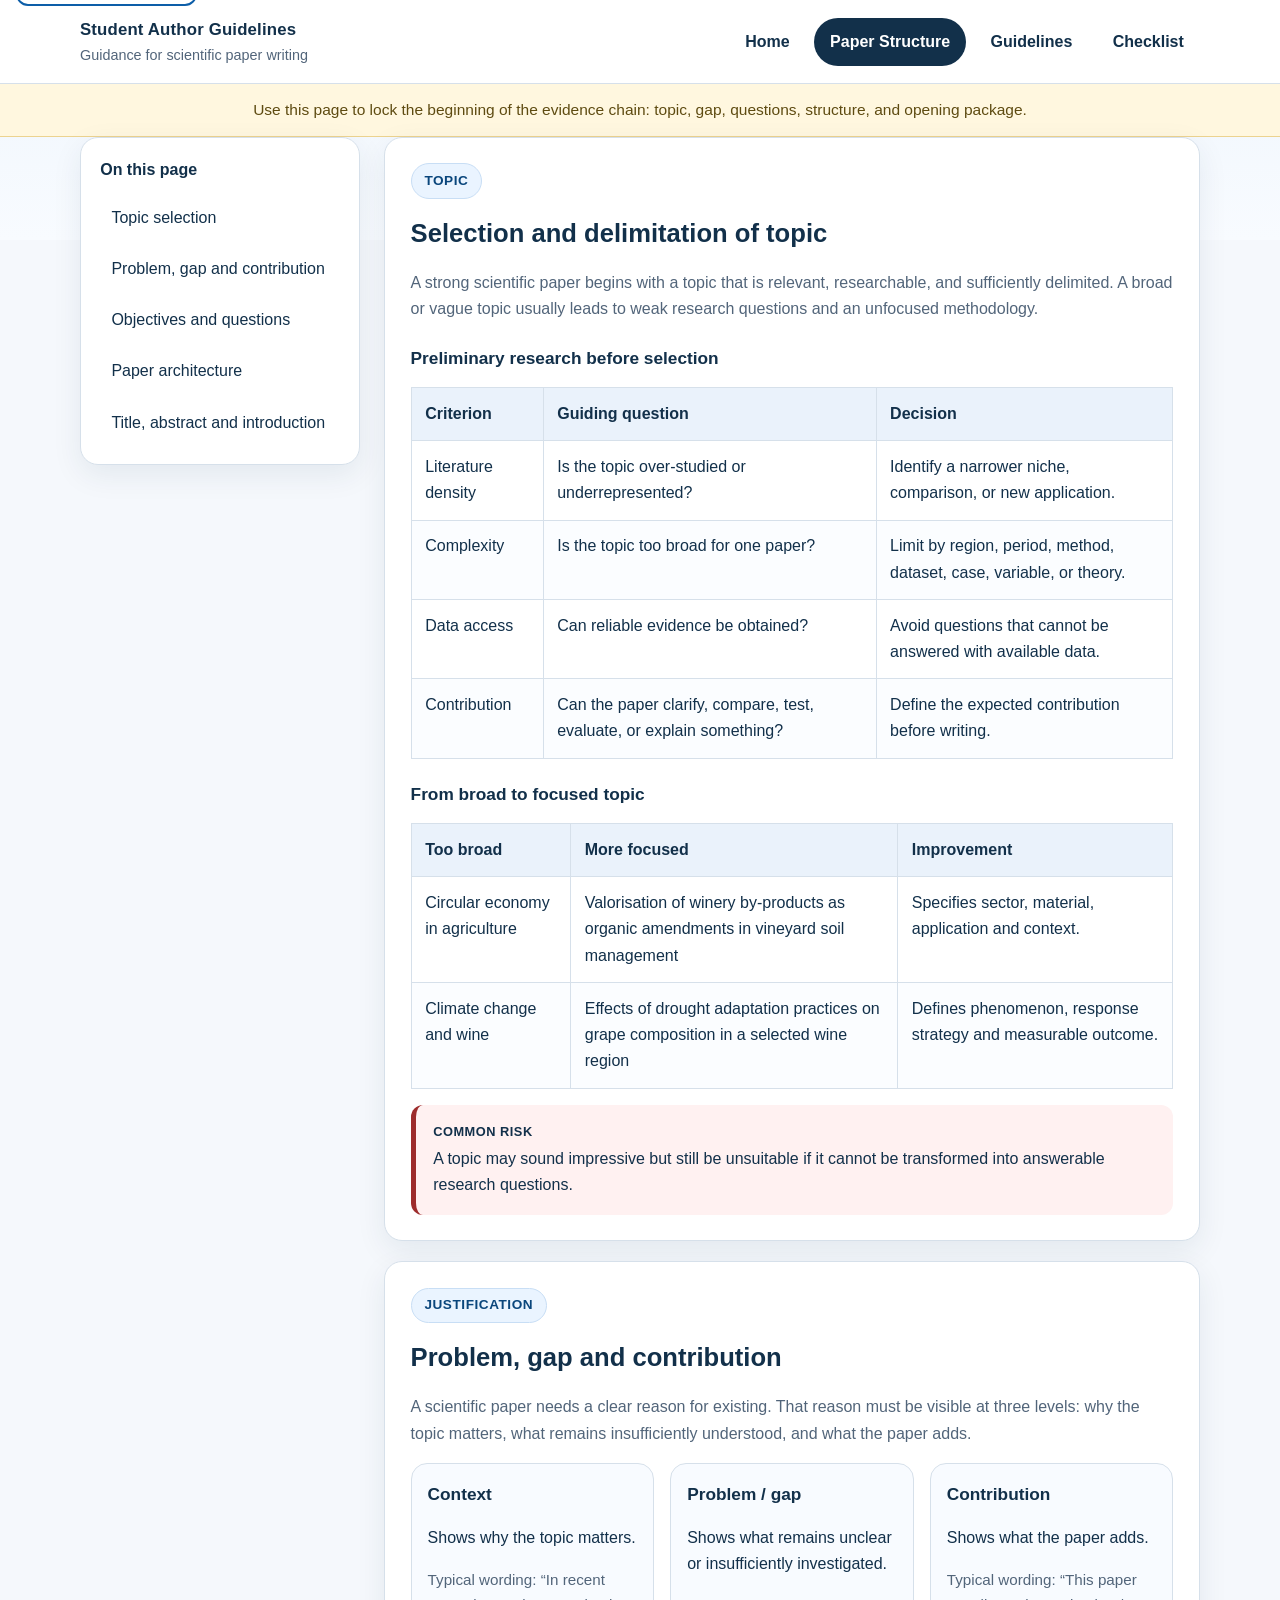
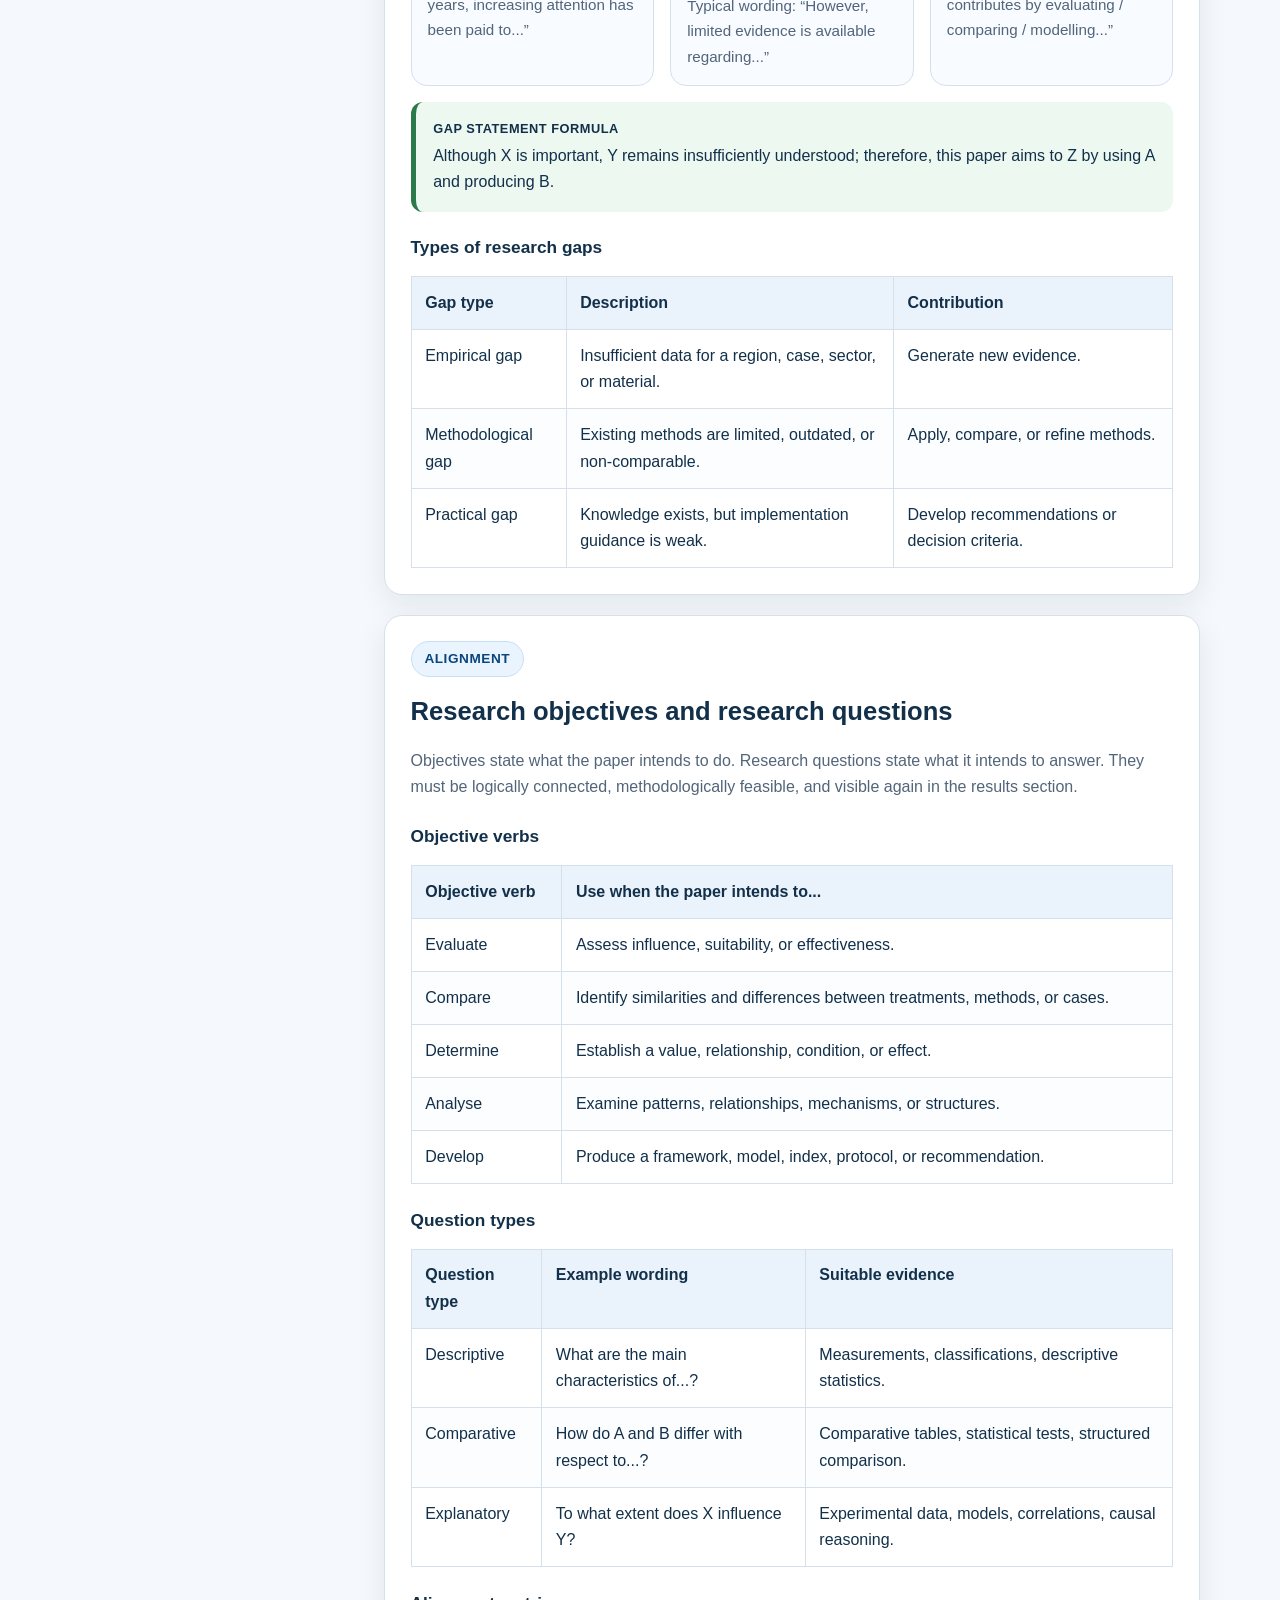
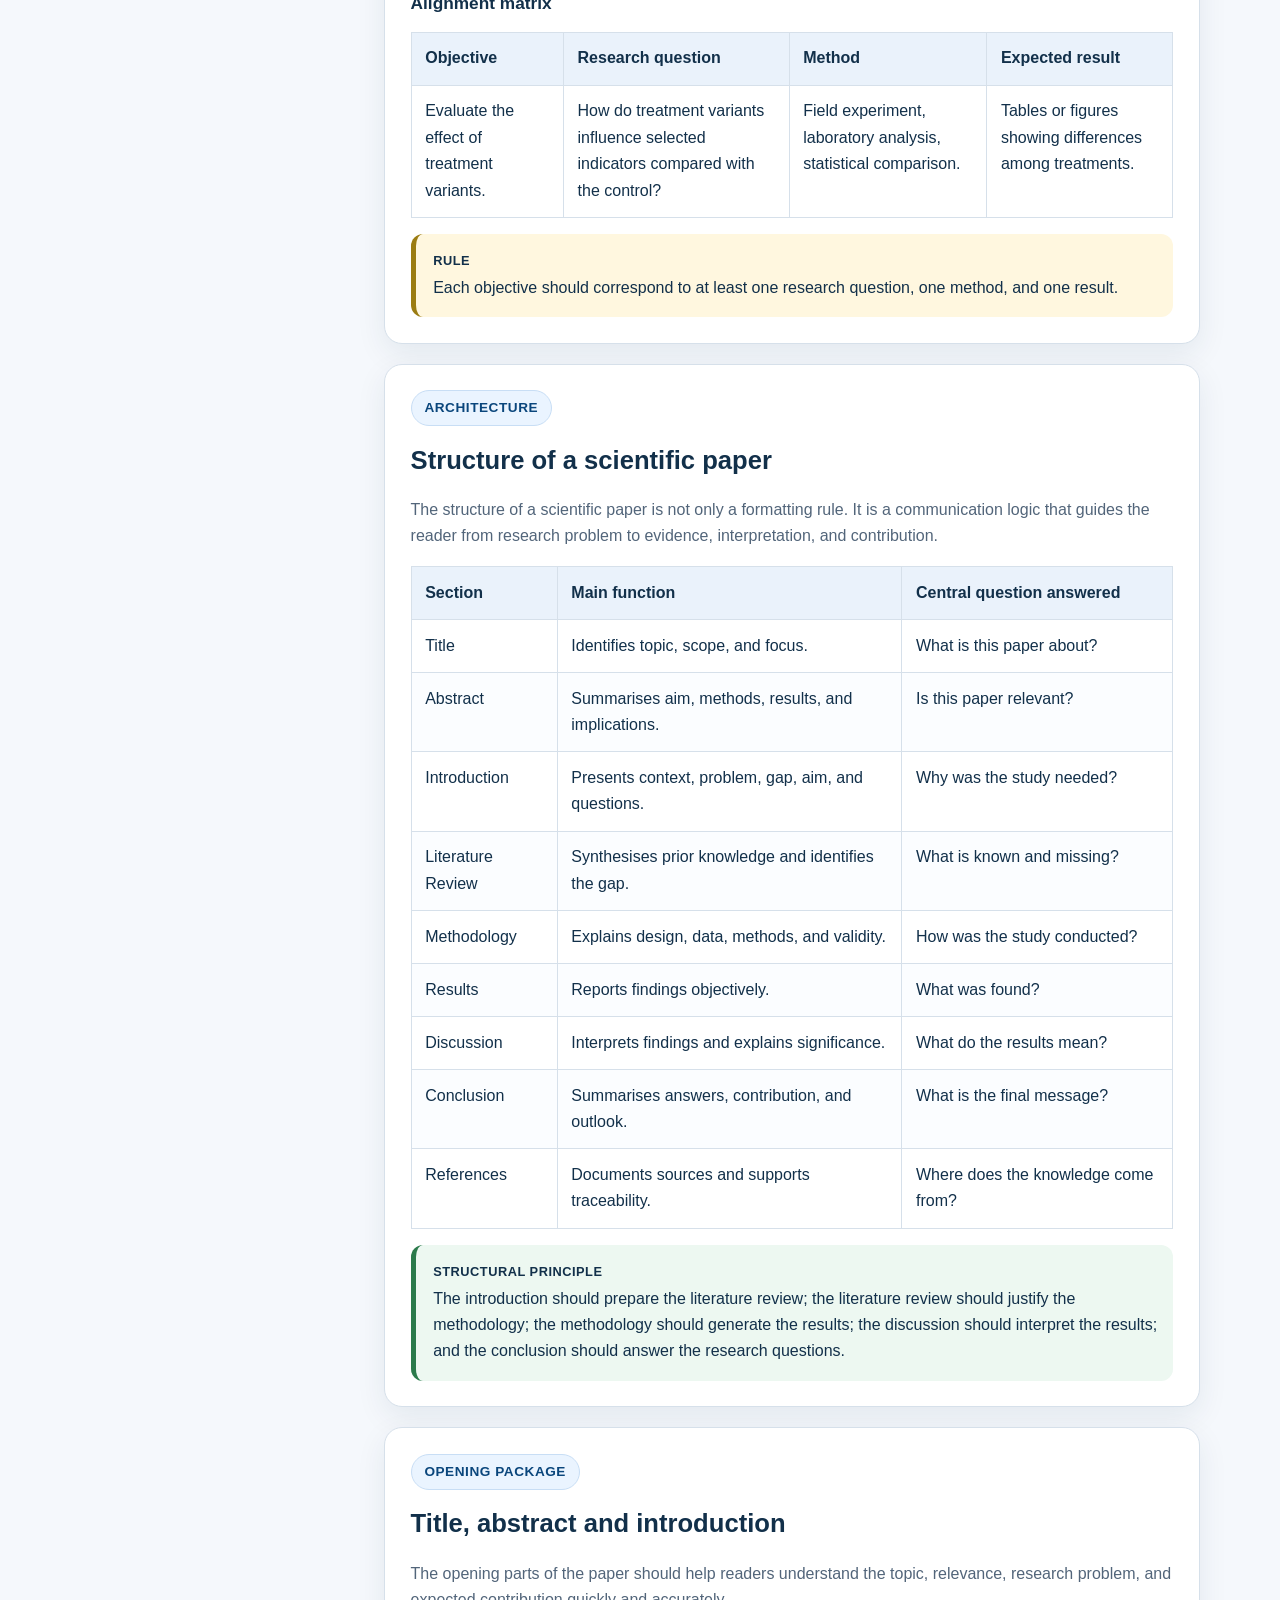
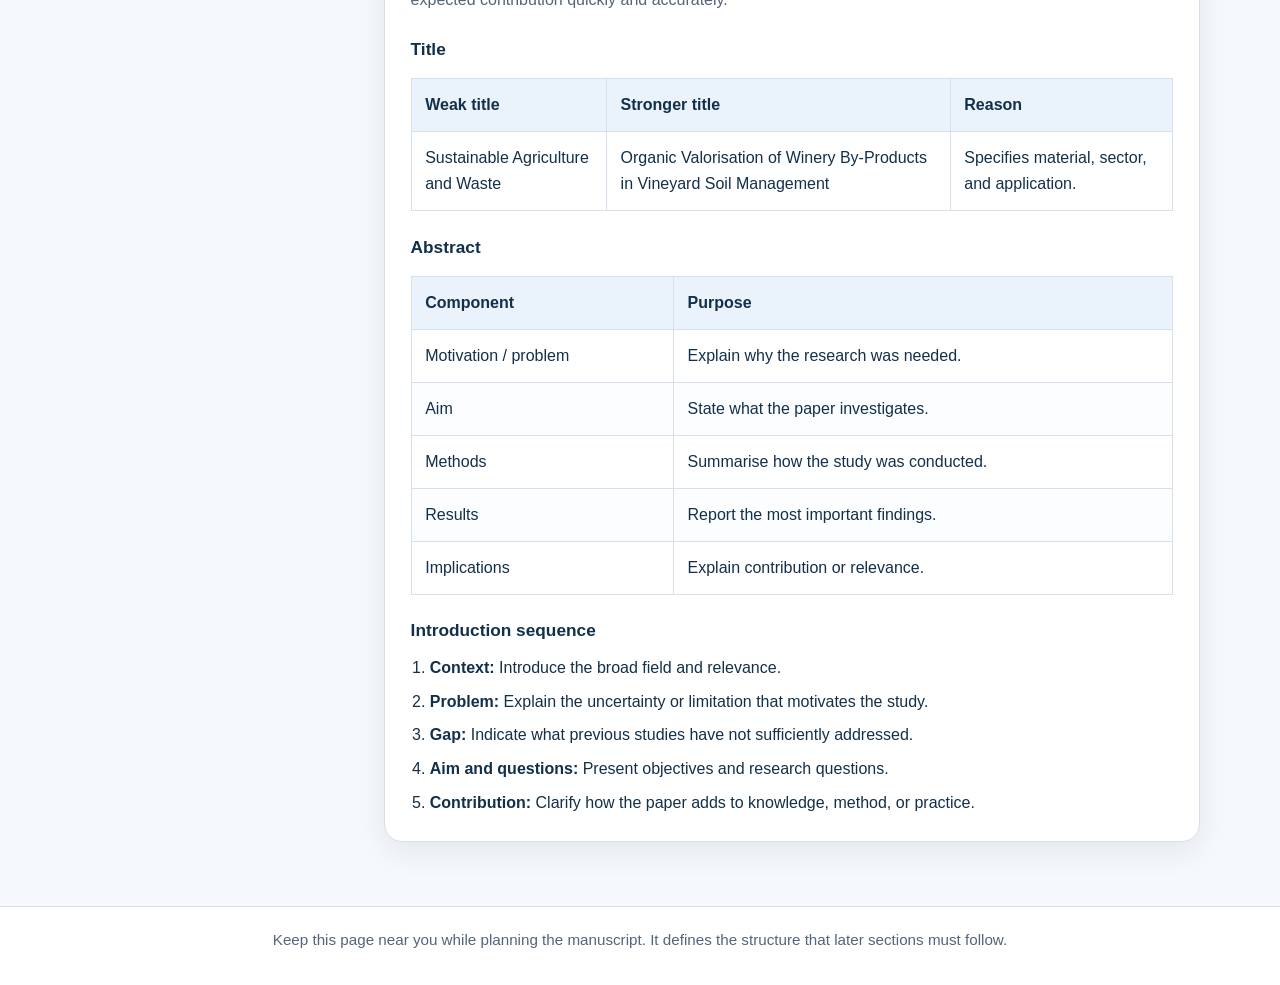
<file: docs/paper-structure.html>
<!doctype html>
<html lang="en">

<head>
  <meta charset="utf-8">
  <meta name="viewport" content="width=device-width, initial-scale=1">
  <title>Student Author Guidelines | Paper Structure</title>
  <meta name="description"
    content="Topic delimitation, problem and gap, research objectives, paper architecture, and opening sections.">
  <link rel="stylesheet" href="styles.css">
</head>

<body>
  <a class="skip-link" href="#main-content">Skip to main content</a>

  <header class="site-header">
    <div class="container header-inner">
      <a class="brand" href="index.html">
        <span class="brand-title">Student Author Guidelines</span>
        <span class="brand-subtitle">Guidance for scientific paper writing</span>
      </a>

      <nav class="main-nav" aria-label="Primary navigation">
        <a href="index.html">Home</a>
        <a href="paper-structure.html" aria-current="page">Paper Structure</a>
        <a href="guidelines.html">Guidelines</a>
        <a href="checklist.html">Checklist</a>
      </nav>
    </div>
  </header>

  <div class="notice-bar">
    <div class="container">
      Use this page to lock the beginning of the evidence chain: topic, gap, questions, structure, and opening package.
    </div>
  </div>

  <main id="main-content" class="page-layout">
    <div class="container page-grid">
      <aside class="panel side-nav" aria-label="On-page navigation">
        <h2>On this page</h2>
        <ul>
          <li><a href="#topic">Topic selection</a></li>
          <li><a href="#gap">Problem, gap and contribution</a></li>
          <li><a href="#questions">Objectives and questions</a></li>
          <li><a href="#architecture">Paper architecture</a></li>
          <li><a href="#opening">Title, abstract and introduction</a></li>
        </ul>
      </aside>

      <div class="content-stack">
        <section id="topic" class="panel section-card">
          <span class="kicker">Topic</span>
          <h2>Selection and delimitation of topic</h2>
          <p class="intro-text">
            A strong scientific paper begins with a topic that is relevant, researchable, and sufficiently delimited.
            A broad or vague topic usually leads to weak research questions and an unfocused methodology.
          </p>

          <h3>Preliminary research before selection</h3>
          <div class="table-wrap">
            <table class="data-table">
              <thead>
                <tr>
                  <th>Criterion</th>
                  <th>Guiding question</th>
                  <th>Decision</th>
                </tr>
              </thead>
              <tbody>
                <tr>
                  <td>Literature density</td>
                  <td>Is the topic over-studied or underrepresented?</td>
                  <td>Identify a narrower niche, comparison, or new application.</td>
                </tr>
                <tr>
                  <td>Complexity</td>
                  <td>Is the topic too broad for one paper?</td>
                  <td>Limit by region, period, method, dataset, case, variable, or theory.</td>
                </tr>
                <tr>
                  <td>Data access</td>
                  <td>Can reliable evidence be obtained?</td>
                  <td>Avoid questions that cannot be answered with available data.</td>
                </tr>
                <tr>
                  <td>Contribution</td>
                  <td>Can the paper clarify, compare, test, evaluate, or explain something?</td>
                  <td>Define the expected contribution before writing.</td>
                </tr>
              </tbody>
            </table>
          </div>

          <h3>From broad to focused topic</h3>
          <div class="table-wrap">
            <table class="data-table">
              <thead>
                <tr>
                  <th>Too broad</th>
                  <th>More focused</th>
                  <th>Improvement</th>
                </tr>
              </thead>
              <tbody>
                <tr>
                  <td>Circular economy in agriculture</td>
                  <td>Valorisation of winery by-products as organic amendments in vineyard soil management</td>
                  <td>Specifies sector, material, application and context.</td>
                </tr>
                <tr>
                  <td>Climate change and wine</td>
                  <td>Effects of drought adaptation practices on grape composition in a selected wine region</td>
                  <td>Defines phenomenon, response strategy and measurable outcome.</td>
                </tr>
              </tbody>
            </table>
          </div>

          <div class="callout danger">
            <strong class="label">Common risk</strong>
            A topic may sound impressive but still be unsuitable if it cannot be transformed into answerable research
            questions.
          </div>
        </section>

        <section id="gap" class="panel section-card">
          <span class="kicker">Justification</span>
          <h2>Problem, gap and contribution</h2>
          <p class="intro-text">
            A scientific paper needs a clear reason for existing. That reason must be visible at three levels:
            why the topic matters, what remains insufficiently understood, and what the paper adds.
          </p>

          <div class="card-grid three">
            <article class="info-card">
              <h3>Context</h3>
              <p>Shows why the topic matters.</p>
              <p class="small-muted">Typical wording: “In recent years, increasing attention has been paid to...”</p>
            </article>
            <article class="info-card">
              <h3>Problem / gap</h3>
              <p>Shows what remains unclear or insufficiently investigated.</p>
              <p class="small-muted">Typical wording: “However, limited evidence is available regarding...”</p>
            </article>
            <article class="info-card">
              <h3>Contribution</h3>
              <p>Shows what the paper adds.</p>
              <p class="small-muted">Typical wording: “This paper contributes by evaluating / comparing / modelling...”
              </p>
            </article>
          </div>

          <div class="callout success">
            <strong class="label">Gap statement formula</strong>
            Although X is important, Y remains insufficiently understood; therefore, this paper aims to Z by using A and
            producing B.
          </div>

          <h3>Types of research gaps</h3>
          <div class="table-wrap">
            <table class="data-table">
              <thead>
                <tr>
                  <th>Gap type</th>
                  <th>Description</th>
                  <th>Contribution</th>
                </tr>
              </thead>
              <tbody>
                <tr>
                  <td>Empirical gap</td>
                  <td>Insufficient data for a region, case, sector, or material.</td>
                  <td>Generate new evidence.</td>
                </tr>
                <tr>
                  <td>Methodological gap</td>
                  <td>Existing methods are limited, outdated, or non-comparable.</td>
                  <td>Apply, compare, or refine methods.</td>
                </tr>
                <tr>
                  <td>Practical gap</td>
                  <td>Knowledge exists, but implementation guidance is weak.</td>
                  <td>Develop recommendations or decision criteria.</td>
                </tr>
              </tbody>
            </table>
          </div>
        </section>

        <section id="questions" class="panel section-card">
          <span class="kicker">Alignment</span>
          <h2>Research objectives and research questions</h2>
          <p class="intro-text">
            Objectives state what the paper intends to do. Research questions state what it intends to answer.
            They must be logically connected, methodologically feasible, and visible again in the results section.
          </p>

          <h3>Objective verbs</h3>
          <div class="table-wrap">
            <table class="data-table">
              <thead>
                <tr>
                  <th>Objective verb</th>
                  <th>Use when the paper intends to...</th>
                </tr>
              </thead>
              <tbody>
                <tr>
                  <td>Evaluate</td>
                  <td>Assess influence, suitability, or effectiveness.</td>
                </tr>
                <tr>
                  <td>Compare</td>
                  <td>Identify similarities and differences between treatments, methods, or cases.</td>
                </tr>
                <tr>
                  <td>Determine</td>
                  <td>Establish a value, relationship, condition, or effect.</td>
                </tr>
                <tr>
                  <td>Analyse</td>
                  <td>Examine patterns, relationships, mechanisms, or structures.</td>
                </tr>
                <tr>
                  <td>Develop</td>
                  <td>Produce a framework, model, index, protocol, or recommendation.</td>
                </tr>
              </tbody>
            </table>
          </div>

          <h3>Question types</h3>
          <div class="table-wrap">
            <table class="data-table">
              <thead>
                <tr>
                  <th>Question type</th>
                  <th>Example wording</th>
                  <th>Suitable evidence</th>
                </tr>
              </thead>
              <tbody>
                <tr>
                  <td>Descriptive</td>
                  <td>What are the main characteristics of...?</td>
                  <td>Measurements, classifications, descriptive statistics.</td>
                </tr>
                <tr>
                  <td>Comparative</td>
                  <td>How do A and B differ with respect to...?</td>
                  <td>Comparative tables, statistical tests, structured comparison.</td>
                </tr>
                <tr>
                  <td>Explanatory</td>
                  <td>To what extent does X influence Y?</td>
                  <td>Experimental data, models, correlations, causal reasoning.</td>
                </tr>
              </tbody>
            </table>
          </div>

          <h3>Alignment matrix</h3>
          <div class="table-wrap">
            <table class="data-table">
              <thead>
                <tr>
                  <th>Objective</th>
                  <th>Research question</th>
                  <th>Method</th>
                  <th>Expected result</th>
                </tr>
              </thead>
              <tbody>
                <tr>
                  <td>Evaluate the effect of treatment variants.</td>
                  <td>How do treatment variants influence selected indicators compared with the control?</td>
                  <td>Field experiment, laboratory analysis, statistical comparison.</td>
                  <td>Tables or figures showing differences among treatments.</td>
                </tr>
              </tbody>
            </table>
          </div>

          <div class="callout warn">
            <strong class="label">Rule</strong>
            Each objective should correspond to at least one research question, one method, and one result.
          </div>
        </section>

        <section id="architecture" class="panel section-card">
          <span class="kicker">Architecture</span>
          <h2>Structure of a scientific paper</h2>
          <p class="intro-text">
            The structure of a scientific paper is not only a formatting rule. It is a communication logic that guides
            the reader from research problem to evidence, interpretation, and contribution.
          </p>

          <div class="table-wrap">
            <table class="data-table">
              <thead>
                <tr>
                  <th>Section</th>
                  <th>Main function</th>
                  <th>Central question answered</th>
                </tr>
              </thead>
              <tbody>
                <tr>
                  <td>Title</td>
                  <td>Identifies topic, scope, and focus.</td>
                  <td>What is this paper about?</td>
                </tr>
                <tr>
                  <td>Abstract</td>
                  <td>Summarises aim, methods, results, and implications.</td>
                  <td>Is this paper relevant?</td>
                </tr>
                <tr>
                  <td>Introduction</td>
                  <td>Presents context, problem, gap, aim, and questions.</td>
                  <td>Why was the study needed?</td>
                </tr>
                <tr>
                  <td>Literature Review</td>
                  <td>Synthesises prior knowledge and identifies the gap.</td>
                  <td>What is known and missing?</td>
                </tr>
                <tr>
                  <td>Methodology</td>
                  <td>Explains design, data, methods, and validity.</td>
                  <td>How was the study conducted?</td>
                </tr>
                <tr>
                  <td>Results</td>
                  <td>Reports findings objectively.</td>
                  <td>What was found?</td>
                </tr>
                <tr>
                  <td>Discussion</td>
                  <td>Interprets findings and explains significance.</td>
                  <td>What do the results mean?</td>
                </tr>
                <tr>
                  <td>Conclusion</td>
                  <td>Summarises answers, contribution, and outlook.</td>
                  <td>What is the final message?</td>
                </tr>
                <tr>
                  <td>References</td>
                  <td>Documents sources and supports traceability.</td>
                  <td>Where does the knowledge come from?</td>
                </tr>
              </tbody>
            </table>
          </div>

          <div class="callout success">
            <strong class="label">Structural principle</strong>
            The introduction should prepare the literature review; the literature review should justify the methodology;
            the methodology should generate the results; the discussion should interpret the results; and the conclusion
            should answer the research questions.
          </div>
        </section>

        <section id="opening" class="panel section-card">
          <span class="kicker">Opening package</span>
          <h2>Title, abstract and introduction</h2>
          <p class="intro-text">
            The opening parts of the paper should help readers understand the topic, relevance, research problem,
            and expected contribution quickly and accurately.
          </p>

          <h3>Title</h3>
          <div class="table-wrap">
            <table class="data-table">
              <thead>
                <tr>
                  <th>Weak title</th>
                  <th>Stronger title</th>
                  <th>Reason</th>
                </tr>
              </thead>
              <tbody>
                <tr>
                  <td>Sustainable Agriculture and Waste</td>
                  <td>Organic Valorisation of Winery By-Products in Vineyard Soil Management</td>
                  <td>Specifies material, sector, and application.</td>
                </tr>
              </tbody>
            </table>
          </div>

          <h3>Abstract</h3>
          <div class="table-wrap">
            <table class="data-table">
              <thead>
                <tr>
                  <th>Component</th>
                  <th>Purpose</th>
                </tr>
              </thead>
              <tbody>
                <tr>
                  <td>Motivation / problem</td>
                  <td>Explain why the research was needed.</td>
                </tr>
                <tr>
                  <td>Aim</td>
                  <td>State what the paper investigates.</td>
                </tr>
                <tr>
                  <td>Methods</td>
                  <td>Summarise how the study was conducted.</td>
                </tr>
                <tr>
                  <td>Results</td>
                  <td>Report the most important findings.</td>
                </tr>
                <tr>
                  <td>Implications</td>
                  <td>Explain contribution or relevance.</td>
                </tr>
              </tbody>
            </table>
          </div>

          <h3>Introduction sequence</h3>
          <ol class="number-list">
            <li><strong>Context:</strong> Introduce the broad field and relevance.</li>
            <li><strong>Problem:</strong> Explain the uncertainty or limitation that motivates the study.</li>
            <li><strong>Gap:</strong> Indicate what previous studies have not sufficiently addressed.</li>
            <li><strong>Aim and questions:</strong> Present objectives and research questions.</li>
            <li><strong>Contribution:</strong> Clarify how the paper adds to knowledge, method, or practice.</li>
          </ol>
        </section>
      </div>
    </div>
  </main>

  <footer class="footer">
    <div class="container">
      Keep this page near you while planning the manuscript. It defines the structure that later sections must follow.
    </div>
  </footer>
</body>

</html>
</file>
<file: docs/styles.css>
:root {
  --bg: #f5f8fc;
  --panel: #ffffff;
  --panel-soft: #f8fbff;
  --ink: #12304a;
  --muted: #52657a;
  --line: #d6e0ea;
  --brand: #0d5ea8;
  --brand-dark: #0a467c;
  --brand-soft: #eaf4ff;
  --success-soft: #edf8f1;
  --warn-soft: #fff7df;
  --danger-soft: #fff1f1;
  --shadow: 0 10px 30px rgba(13, 48, 74, 0.08);
  --radius: 18px;
  --radius-sm: 12px;
  --max: 1120px;
}

*,
*::before,
*::after {
  box-sizing: border-box;
}

html {
  scroll-behavior: smooth;
}

body {
  margin: 0;
  font-family: Arial, Helvetica, sans-serif;
  color: var(--ink);
  background: linear-gradient(180deg, #eef5fc 0%, #f8fbff 240px, var(--bg) 240px);
  line-height: 1.65;
}

img,
svg {
  max-width: 100%;
  display: block;
}

a {
  color: var(--brand);
}

a:hover {
  color: var(--brand-dark);
}

.skip-link {
  position: absolute;
  left: 1rem;
  top: -3rem;
  z-index: 200;
  background: #fff;
  color: var(--brand-dark);
  padding: 0.75rem 1rem;
  border-radius: 0.75rem;
  border: 2px solid var(--brand);
  text-decoration: none;
}

.skip-link:focus {
  top: 1rem;
}

.container {
  width: min(var(--max), calc(100vw - 2rem));
  margin: 0 auto;
}

.site-header {
  position: sticky;
  top: 0;
  z-index: 100;
  background: rgba(255, 255, 255, 0.96);
  backdrop-filter: blur(10px);
  border-bottom: 1px solid var(--line);
}

.header-inner {
  display: flex;
  gap: 1rem;
  align-items: center;
  justify-content: space-between;
  padding: 1rem 0;
}

.brand {
  text-decoration: none;
  color: var(--ink);
  min-width: 0;
}

.brand-title {
  display: block;
  font-size: 1.05rem;
  font-weight: 700;
  letter-spacing: 0.01em;
}

.brand-subtitle {
  display: block;
  color: var(--muted);
  font-size: 0.9rem;
}

.main-nav {
  display: flex;
  flex-wrap: wrap;
  gap: 0.5rem;
  justify-content: flex-end;
}

.main-nav a {
  text-decoration: none;
  color: var(--ink);
  border: 1px solid transparent;
  border-radius: 999px;
  padding: 0.6rem 0.95rem;
  font-weight: 600;
}

.main-nav a:hover,
.main-nav a:focus-visible {
  background: var(--brand-soft);
  border-color: #bfd7f1;
  outline: none;
}

.main-nav a[aria-current="page"] {
  background: var(--ink);
  color: #fff;
}

.notice-bar {
  background: var(--warn-soft);
  border-bottom: 1px solid #ecd38f;
}

.notice-bar .container {
  padding: 0.8rem 0;
  color: #5e4b11;
  font-size: 0.97rem;
  text-align: center;
}

.hero {
  padding: 3rem 0 2rem;
}

.hero-grid {
  display: grid;
  gap: 1.5rem;
  grid-template-columns: 1.3fr 0.9fr;
  align-items: stretch;
}

.panel {
  background: var(--panel);
  border: 1px solid var(--line);
  border-radius: var(--radius);
  box-shadow: var(--shadow);
}

.hero-panel {
  padding: 2rem;
}

.kicker {
  display: inline-block;
  margin-bottom: 0.8rem;
  color: var(--brand-dark);
  background: var(--brand-soft);
  border: 1px solid #c8def5;
  border-radius: 999px;
  padding: 0.35rem 0.8rem;
  font-size: 0.85rem;
  font-weight: 700;
  letter-spacing: 0.04em;
  text-transform: uppercase;
}

.hero h1 {
  margin: 0 0 1rem;
  font-size: clamp(2rem, 4vw, 3rem);
  line-height: 1.12;
}

.hero p.lead {
  margin: 0 0 1.2rem;
  color: var(--muted);
  font-size: 1.08rem;
  max-width: 62ch;
}

.hero-actions {
  display: flex;
  flex-wrap: wrap;
  gap: 0.8rem;
  margin-top: 1.4rem;
}

.button {
  display: inline-block;
  text-decoration: none;
  border-radius: 999px;
  padding: 0.8rem 1.2rem;
  font-weight: 700;
  border: 1px solid var(--brand);
}

.button.primary {
  background: var(--brand);
  color: #fff;
}

.button.primary:hover {
  background: var(--brand-dark);
  color: #fff;
}

.button.secondary {
  background: #fff;
  color: var(--brand-dark);
}

.button.secondary:hover {
  background: var(--brand-soft);
}

.button.print-button {
  cursor: pointer;
  font: inherit;
}

.hero-side {
  padding: 1.5rem;
  background: linear-gradient(180deg, #fcfdff 0%, #f3f8fd 100%);
}

.quick-facts {
  display: grid;
  gap: 1rem;
}

.fact-card {
  background: #fff;
  border: 1px solid var(--line);
  border-radius: var(--radius-sm);
  padding: 1rem 1rem 0.95rem;
}

.fact-card h2,
.fact-card h3 {
  margin: 0 0 0.5rem;
  font-size: 1rem;
}

.fact-card p {
  margin: 0;
  color: var(--muted);
}

.page-layout {
  padding: 0 0 4rem;
}

.page-grid {
  display: grid;
  gap: 1.5rem;
  grid-template-columns: 280px 1fr;
  align-items: start;
}

.side-nav {
  position: sticky;
  top: 6.25rem;
  padding: 1.2rem;
}

.side-nav h2 {
  margin: 0 0 0.8rem;
  font-size: 1rem;
}

.side-nav ul {
  list-style: none;
  padding: 0;
  margin: 0;
}

.side-nav li + li {
  margin-top: 0.45rem;
}

.side-nav a {
  display: block;
  text-decoration: none;
  color: var(--ink);
  padding: 0.55rem 0.7rem;
  border-radius: 10px;
}

.side-nav a:hover,
.side-nav a:focus-visible {
  background: var(--brand-soft);
  outline: none;
}

.content-stack {
  display: grid;
  gap: 1.25rem;
}

.section-card {
  padding: 1.6rem;
}

.section-card h2 {
  margin-top: 0;
  margin-bottom: 0.85rem;
  font-size: clamp(1.45rem, 2vw, 1.8rem);
}

.section-card h3 {
  margin-top: 1.35rem;
  margin-bottom: 0.65rem;
  font-size: 1.08rem;
}

.section-card p:last-child {
  margin-bottom: 0;
}

.intro-text {
  color: var(--muted);
  margin-bottom: 1rem;
}

.chain {
  display: grid;
  grid-template-columns: repeat(6, minmax(120px, 1fr));
  gap: 0.8rem;
  margin-top: 1.25rem;
}

.chain-step {
  position: relative;
  background: var(--panel-soft);
  border: 1px solid var(--line);
  border-radius: 16px;
  padding: 1rem 0.8rem;
  text-align: center;
  font-weight: 700;
  min-height: 92px;
  display: grid;
  place-items: center;
}

.chain-note {
  margin-top: 1rem;
  color: var(--muted);
}

.card-grid {
  display: grid;
  gap: 1rem;
}

.card-grid.three {
  grid-template-columns: repeat(3, minmax(0, 1fr));
}

.card-grid.two {
  grid-template-columns: repeat(2, minmax(0, 1fr));
}

.info-card {
  background: var(--panel-soft);
  border: 1px solid var(--line);
  border-radius: 16px;
  padding: 1rem;
}

.info-card h3 {
  margin-top: 0;
}

.callout {
  border-left: 5px solid var(--brand);
  border-radius: 12px;
  padding: 1rem 1rem 1rem 1.1rem;
  background: var(--brand-soft);
  margin: 1rem 0 0;
}

.callout.success {
  border-left-color: #2b7a4b;
  background: var(--success-soft);
}

.callout.warn {
  border-left-color: #9b7c12;
  background: var(--warn-soft);
}

.callout.danger {
  border-left-color: #9d2c2c;
  background: var(--danger-soft);
}

.callout strong.label {
  display: block;
  margin-bottom: 0.25rem;
  text-transform: uppercase;
  letter-spacing: 0.04em;
  font-size: 0.8rem;
}

.table-wrap {
  overflow-x: auto;
  margin-top: 0.9rem;
}

.data-table {
  width: 100%;
  border-collapse: collapse;
  min-width: 660px;
}

.data-table th,
.data-table td {
  border: 1px solid var(--line);
  padding: 0.8rem 0.85rem;
  text-align: left;
  vertical-align: top;
}

.data-table th {
  background: #eaf2fb;
  color: var(--ink);
  font-weight: 700;
}

.data-table tr:nth-child(even) td {
  background: #fbfdff;
}

.plain-list,
.number-list {
  margin: 0.6rem 0 0;
  padding-left: 1.2rem;
}

.plain-list li + li,
.number-list li + li {
  margin-top: 0.45rem;
}

.compare-grid {
  display: grid;
  gap: 1rem;
  grid-template-columns: repeat(2, minmax(0, 1fr));
  margin-top: 1rem;
}

.compare-box {
  background: var(--panel-soft);
  border: 1px solid var(--line);
  border-radius: 16px;
  padding: 1rem;
}

.compare-box h3 {
  margin-top: 0;
}

.quote-block {
  font-size: 1.04rem;
  margin: 0;
}

.footer {
  border-top: 1px solid var(--line);
  background: #fff;
}

.footer .container {
  padding: 1.25rem 0 2rem;
  color: var(--muted);
  font-size: 0.95rem;
  text-align: center;
}

.checklist-grid {
  display: grid;
  gap: 1rem;
  grid-template-columns: repeat(2, minmax(0, 1fr));
}

.checklist-card {
  background: var(--panel-soft);
  border: 1px solid var(--line);
  border-radius: 16px;
  padding: 1rem;
}

.checklist-card h3 {
  margin-top: 0;
}

.checkbox-list {
  display: grid;
  gap: 0.7rem;
  margin-top: 0.8rem;
}

.checkbox-item {
  display: flex;
  gap: 0.75rem;
  align-items: flex-start;
}

.checkbox-item input {
  width: 1.05rem;
  height: 1.05rem;
  margin-top: 0.25rem;
  accent-color: var(--brand);
}

.toolbar {
  display: flex;
  flex-wrap: wrap;
  gap: 0.7rem;
  margin-top: 1rem;
}

.reference-list {
  margin: 0.75rem 0 0;
  padding-left: 1.25rem;
}

.reference-list li + li {
  margin-top: 0.45rem;
}

.small-muted {
  color: var(--muted);
  font-size: 0.95rem;
}

.site-map-grid {
  display: grid;
  gap: 1rem;
  grid-template-columns: repeat(4, minmax(0, 1fr));
  margin-top: 1rem;
}

.site-map-card {
  background: var(--panel-soft);
  border: 1px solid var(--line);
  border-radius: 16px;
  padding: 1rem;
}

.site-map-card h3 {
  margin-top: 0;
  font-size: 1rem;
}

@media (max-width: 960px) {
  .hero-grid,
  .page-grid,
  .card-grid.three,
  .site-map-grid,
  .checklist-grid,
  .compare-grid {
    grid-template-columns: 1fr;
  }

  .chain {
    grid-template-columns: repeat(2, minmax(0, 1fr));
  }

  .side-nav {
    position: static;
  }

  .header-inner {
    align-items: flex-start;
    flex-direction: column;
  }

  .main-nav {
    justify-content: flex-start;
  }
}

@media (max-width: 640px) {
  body {
    font-size: 0.98rem;
  }

  .hero-panel,
  .hero-side,
  .section-card,
  .side-nav {
    padding: 1.15rem;
  }

  .chain {
    grid-template-columns: 1fr;
  }

  .hero h1 {
    font-size: 2rem;
  }
}

@media print {
  body {
    background: #fff;
    color: #000;
    font-size: 11pt;
  }

  .site-header,
  .notice-bar,
  .side-nav,
  .hero-actions,
  .toolbar,
  .footer {
    display: none !important;
  }

  .container {
    width: 100%;
  }

  .hero,
  .page-layout {
    padding: 0;
  }

  .panel,
  .section-card,
  .checklist-card,
  .compare-box,
  .info-card,
  .site-map-card {
    box-shadow: none;
    border: 1px solid #bbb;
    background: #fff;
  }

  .page-grid,
  .checklist-grid,
  .compare-grid,
  .card-grid.three,
  .card-grid.two,
  .site-map-grid,
  .hero-grid {
    grid-template-columns: 1fr !important;
  }

  a {
    color: #000;
    text-decoration: none;
  }

  .data-table th,
  .data-table td {
    border-color: #999;
  }

  .callout,
  .callout.success,
  .callout.warn,
  .callout.danger {
    background: #fff;
  }
}
</file>
